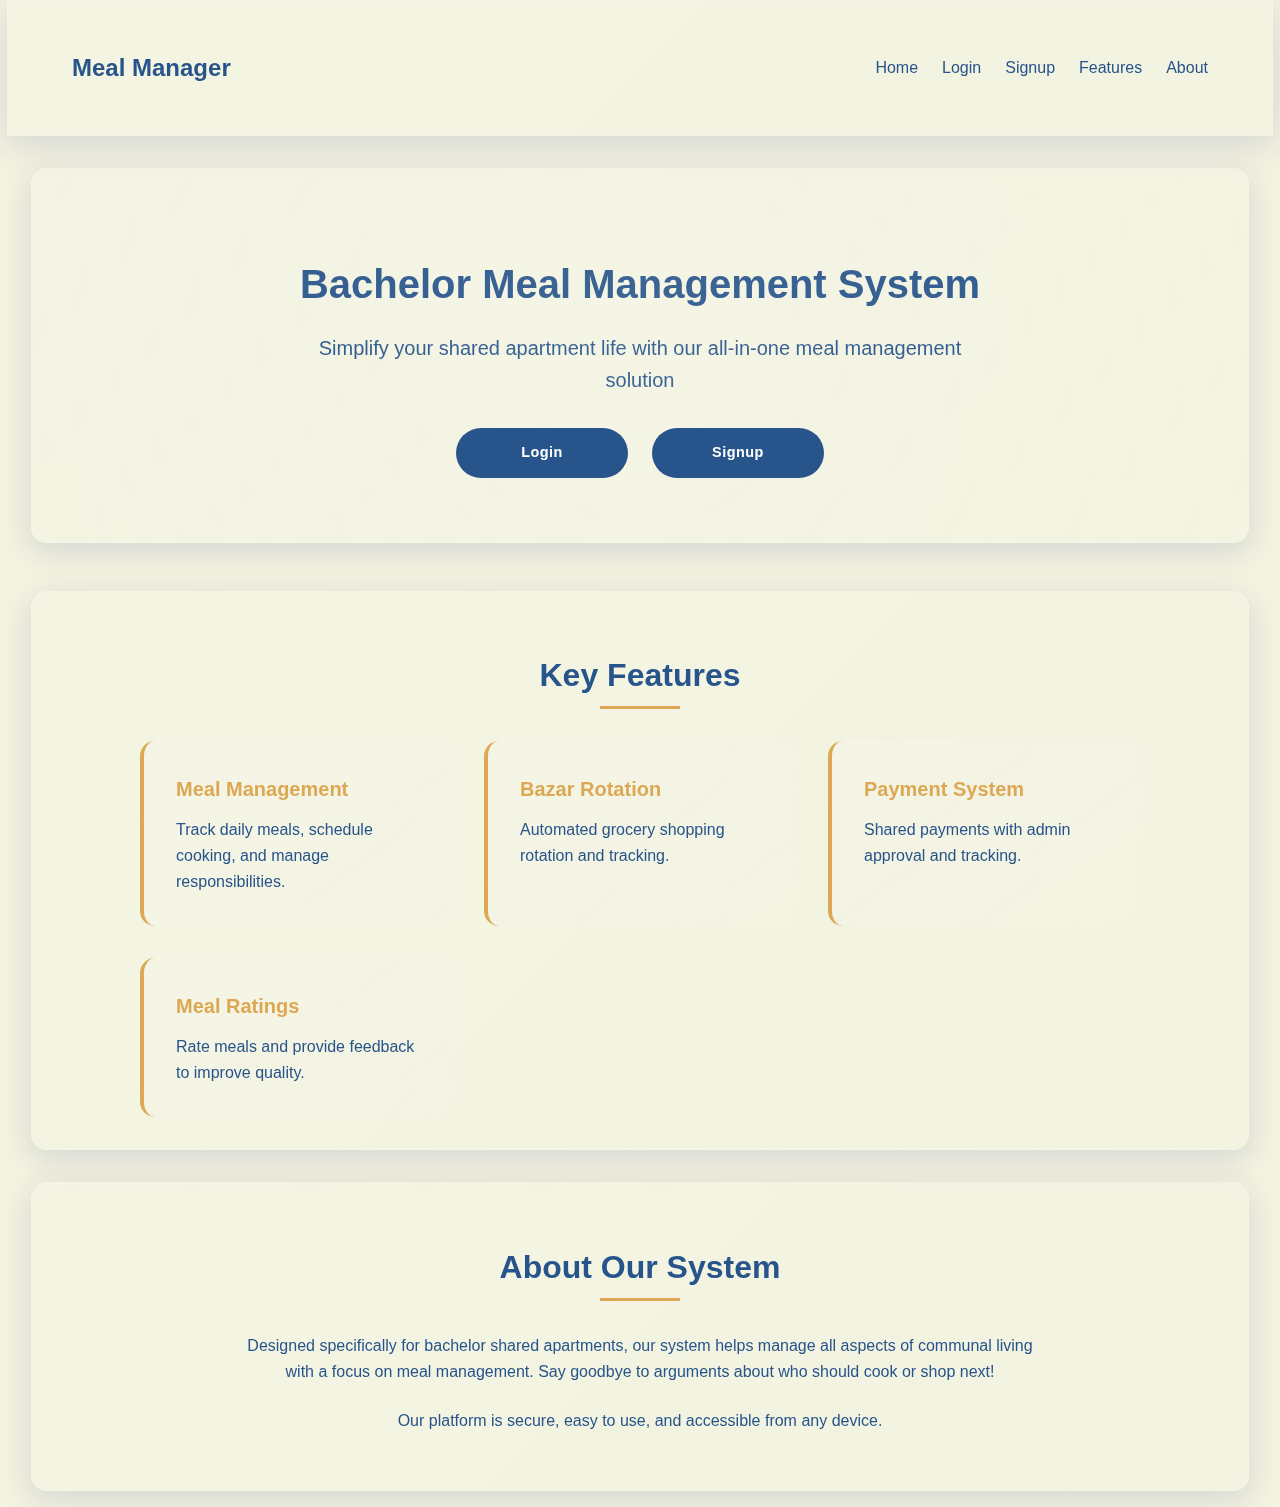
<file: index.html>
<!DOCTYPE html>
<html lang="en">
<head>
  <meta charset="UTF-8">
  <meta name="viewport" content="width=device-width, initial-scale=1.0">
  <title>Bachelor Meal Management System</title>
  <link rel="stylesheet" href="style.css">
  <style>
    /* Animation Effects */
    @keyframes fadeIn {
        from { opacity: 0; transform: translateY(20px); }
        to { opacity: 1; transform: translateY(0); }
    }

    @keyframes shimmer {
        100% { left: 100%; }
    }

    /* Enhanced Container Styling */
    .container {
        animation: fadeIn 0.5s ease-in-out;
    }

    /* Enhanced Glass Card Effect */
    .glass-card {
        background: linear-gradient(135deg, rgba(255, 255, 255, 0.1), rgba(255, 255, 255, 0.05));
        backdrop-filter: blur(10px);
        -webkit-backdrop-filter: blur(10px);
        border: 1px solid rgba(255, 255, 255, 0.18);
        box-shadow: 0 8px 32px 0 rgba(31, 38, 135, 0.15);
        transition: transform 0.3s ease, box-shadow 0.3s ease;
    }

    .glass-card:hover {
        transform: translateY(-5px);
        box-shadow: 0 12px 40px 0 rgba(31, 38, 135, 0.25);
    }

    /* Enhanced Button Styling */
    .button {
        padding: 0.7rem 1.5rem;
        border-radius: 25px;
        font-weight: 600;
        font-size: 0.9rem;
        cursor: pointer;
        transition: all 0.3s cubic-bezier(0.4, 0, 0.2, 1);
        border: 2px solid transparent;
        min-width: 120px;
        letter-spacing: 0.5px;
        position: relative;
        overflow: hidden;
        display: inline-flex;
        align-items: center;
        justify-content: center;
        gap: 0.5rem;
    }

    .button::before {
        content: '';
        position: absolute;
        top: 0;
        left: -100%;
        width: 100%;
        height: 100%;
        background: linear-gradient(
            90deg,
            transparent,
            rgba(255, 255, 255, 0.2),
            transparent
        );
        animation: shimmer 2s infinite;
    }

    /* Feature Items Enhancement */
    .feature-item {
        background: linear-gradient(145deg, rgba(255, 255, 255, 0.1), rgba(255, 255, 255, 0.05));
        border-radius: 15px;
        padding: 2rem;
        transition: all 0.3s ease;
    }

    .feature-item:hover {
        transform: translateY(-10px) scale(1.02);
        box-shadow: 0 20px 40px rgba(31, 38, 135, 0.15);
    }

    /* Hero Section Enhancement */
    .hero-section {
        position: relative;
        overflow: hidden;
    }

    .hero-section::before {
        content: '';
        position: absolute;
        top: -50%;
        left: -50%;
        width: 200%;
        height: 200%;
        background: radial-gradient(
            circle,
            rgba(255, 255, 255, 0.1) 0%,
            transparent 70%
        );
        animation: rotate 20s linear infinite;
    }

    @keyframes rotate {
        from { transform: rotate(0deg); }
        to { transform: rotate(360deg); }
    }
  </style>
</head>
<body>
  <!-- Navigation Bar -->
  <nav class="glass-card">
    <div class="nav-container">
      <a href="index.html" class="nav-logo">Meal Manager</a>
      <div class="nav-links">
        <a href="index.html">Home</a>
        <a href="login.html">Login</a>
        <a href="signup.html">Signup</a>
        <!-- <a href="user-dashboard.html">User Dashboard</a>
        <a href="admin-dashboard.html">Admin Dashboard</a> -->
        <a href="#features">Features</a>
        <a href="#about">About</a>
      </div>
    </div>
  </nav>

<!-- Hero Section -->
<section class="glass-card hero-section">
  <div class="hero-content">
    <h1>Bachelor Meal Management System</h1>
    <p class="hero-subtitle">Simplify your shared apartment life with our all-in-one meal management solution</p>
    <div class="hero-buttons">
      <a href="login.html" class="button">Login</a>
      <a href="signup.html" class="button">Signup</a>
    </div>
  </div>
</section>

<!-- Features Section -->
<section class="glass-card" id="features">
  <h2 class="section-heading">Key Features</h2>
  <div class="features-list">
    <div class="feature-item">
      <h3>Meal Management</h3>
      <p>Track daily meals, schedule cooking, and manage responsibilities.</p>
    </div>
    <div class="feature-item">
      <h3>Bazar Rotation</h3>
      <p>Automated grocery shopping rotation and tracking.</p>
    </div>
    <div class="feature-item">
      <h3>Payment System</h3>
      <p>Shared payments with admin approval and tracking.</p>
    </div>
    <div class="feature-item">
      <h3>Meal Ratings</h3>
      <p>Rate meals and provide feedback to improve quality.</p>
    </div>
  </div>
</section>

<!-- About Section -->
<section class="glass-card" id="about">
  <h2 class="section-heading">About Our System</h2>
  <div class="about-content">
    <p>Designed specifically for bachelor shared apartments, our system helps manage all aspects of communal living with a focus on meal management. Say goodbye to arguments about who should cook or shop next!</p>
    <p>Our platform is secure, easy to use, and accessible from any device.</p>
  </div>
</section>
</body>
</html>
</file>
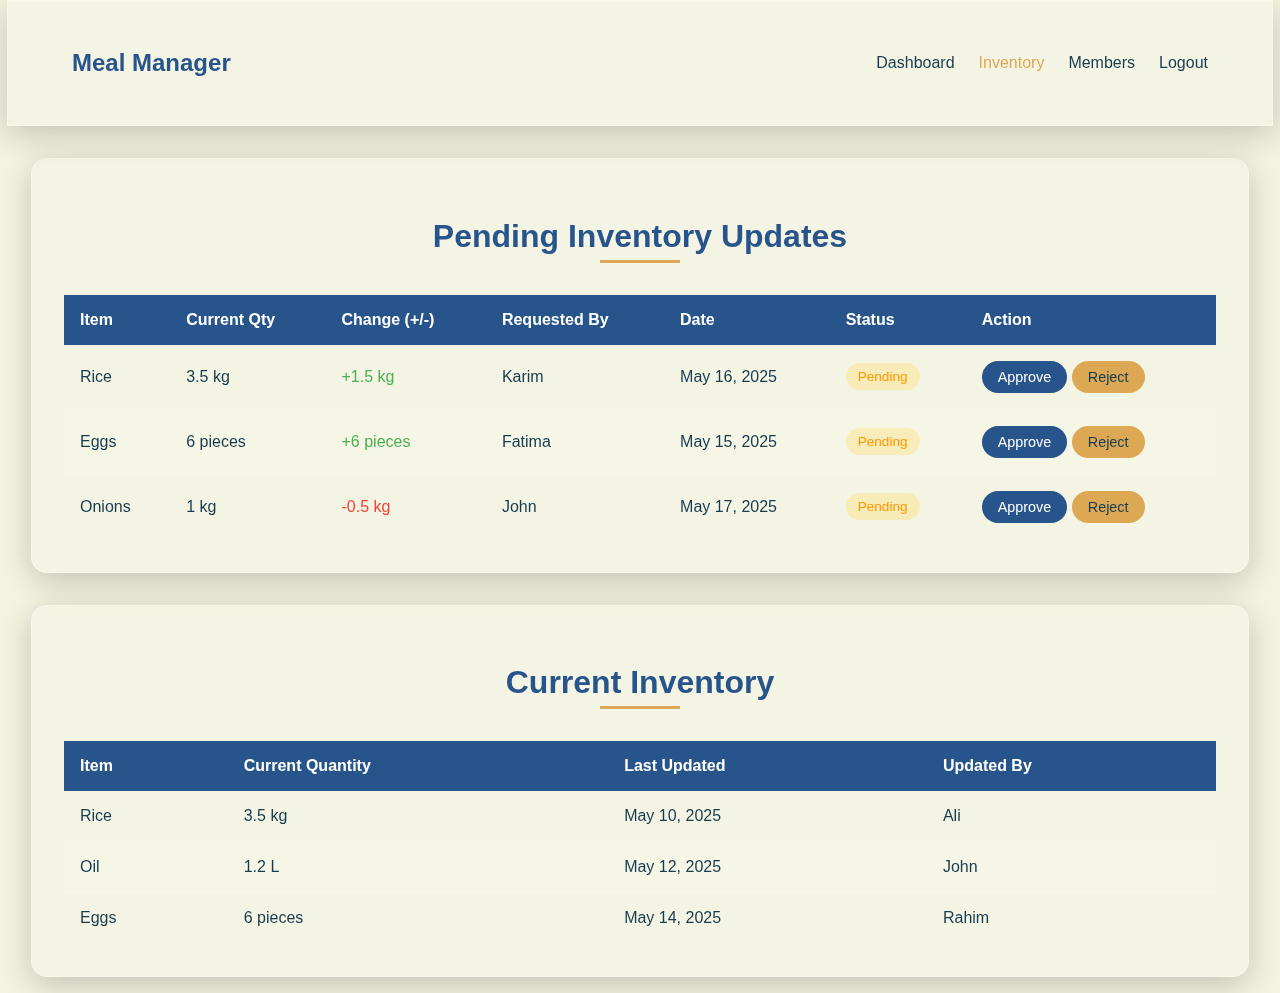
<file: admin-inventory.html>
<!DOCTYPE html>
<html lang="en">
<head>
  <meta charset="UTF-8">
  <meta name="viewport" content="width=device-width, initial-scale=1.0">
  <title>Admin Bazar | Bachelor Meal System</title>
  <style>
    :root {
      --light-bg: #F3F3E0;
      --primary: #27548A;
      --dark-primary: #183B4E;
      --accent: #DDA853;
      --glass-bg: rgba(255, 255, 255, 0.15);
      --glass-border: rgba(255, 255, 255, 0.2);
    }

    body {
      font-family: 'Segoe UI', Tahoma, Geneva, Verdana, sans-serif;
      margin: 0;
      background-color: var(--light-bg);
      color: var(--dark-primary);
      display: flex;
      flex-direction: column;
      align-items: center;
      min-height: 100vh;
    }

    /* Navigation Bar */
    nav.glass-card {
      width: 100%;
      border-radius: 0;
      margin-top: 0;
      position: sticky;
      top: 0;
      z-index: 100;
    }

    .nav-container {
      display: flex;
      justify-content: space-between;
      align-items: center;
      padding: 1rem 2rem;
      max-width: 1200px;
      margin: 0 auto;
    }

    .nav-logo {
      font-weight: bold;
      font-size: 1.5rem;
      text-decoration: none;
      color: var(--primary);
    }

    .nav-links {
      display: flex;
      gap: 1.5rem;
    }

    .nav-links a {
      text-decoration: none;
      color: var(--dark-primary);
      font-weight: 500;
      transition: color 0.3s;
    }

    .nav-links a:hover, .nav-links a.active {
      color: var(--accent);
      text-decoration: none;
    }

    /* Glass Card */
    .glass-card {
      background: var(--glass-bg);
      border: 1px solid var(--glass-border);
      border-radius: 1rem;
      padding: 2rem;
      backdrop-filter: blur(10px);
      box-shadow: 0 8px 32px 0 rgba(0, 0, 0, 0.2);
      width: 90%;
      max-width: 1200px;
      margin: 1rem auto;
    }

    /* Section Headings */
    .section-heading {
      text-align: center;
      margin-bottom: 2rem;
      color: var(--primary);
      font-size: 2rem;
      position: relative;
      padding-bottom: 0.5rem;
    }

    .section-heading::after {
      content: '';
      position: absolute;
      bottom: 0;
      left: 50%;
      transform: translateX(-50%);
      width: 80px;
      height: 3px;
      background: var(--accent);
    }

    /* Tables */
    .inventory-table {
      width: 100%;
      border-collapse: collapse;
      margin-top: 1rem;
    }

    .inventory-table th {
      background: var(--primary);
      color: white;
      text-align: left;
      padding: 1rem;
    }

    .inventory-table td {
      padding: 1rem;
      border-bottom: 1px solid rgba(255, 255, 255, 0.1);
    }

    .inventory-table tr:nth-child(even) {
      background: rgba(255, 255, 255, 0.1);
    }

    .inventory-table tr:hover {
      background: rgba(255, 255, 255, 0.2);
    }

    /* Buttons */
    .button {
      display: inline-block;
      padding: 0.75rem 1.5rem;
      border-radius: 25px;
      text-decoration: none;
      color: white;
      background-color: var(--primary);
      transition: all 0.3s ease;
      font-weight: 500;
      border: none;
      cursor: pointer;
    }

    .button:hover {
      background-color: var(--dark-primary);
      transform: translateY(-2px);
    }

    .btn-accent {
      background-color: var(--accent);
      color: var(--dark-primary);
    }

    .btn-accent:hover {
      background-color: #c49344;
    }

    .btn-sm {
      padding: 0.5rem 1rem;
      font-size: 0.9rem;
    }

    /* Status Badges */
    .badge {
      padding: 0.35rem 0.75rem;
      border-radius: 20px;
      font-size: 0.85rem;
      font-weight: 500;
      display: inline-block;
    }

    .badge-pending {
      background-color: rgba(255, 193, 7, 0.2);
      color: #ff9800;
    }

    .badge-approved {
      background-color: rgba(76, 175, 80, 0.2);
      color: #4caf50;
    }

    .badge-rejected {
      background-color: rgba(244, 67, 54, 0.2);
      color: #f44336;
    }

    /* Change Indicators */
    .change-positive {
      color: #4caf50;
    }

    .change-negative {
      color: #f44336;
    }

    /* Responsive Design */
    @media (max-width: 768px) {
      .nav-container {
        flex-direction: column;
        padding: 1rem;
      }

      .nav-links {
        margin-top: 1rem;
        flex-wrap: wrap;
        justify-content: center;
      }

      .section-heading {
        font-size: 1.75rem;
      }
    }

    @media (max-width: 480px) {
      .section-heading {
        font-size: 1.5rem;
      }
      
      .inventory-table {
        display: block;
        overflow-x: auto;
      }
    }
  </style>
</head>
<body>
  <!-- Navigation Bar -->
  <nav class="glass-card">
    <div class="nav-container">
      <a href="index.html" class="nav-logo">Meal Manager</a>
      <div class="nav-links">
        <a href="admin-dashboard.html">Dashboard</a>
        <!-- <a href="admin-payments.html">Payments</a> -->
        <a href="admin-inventory.html" class="active">Inventory</a>
        <a href="admin-members.html">Members</a>
        <a href="logout.html">Logout</a>
      </div>
    </div>
  </nav>

  <div class="glass-card">
    <h2 class="section-heading">Pending Inventory Updates</h2>
    
    <table class="inventory-table">
      <thead>
        <tr>
          <th>Item</th>
          <th>Current Qty</th>
          <th>Change (+/-)</th>
          <th>Requested By</th>
          <th>Date</th>
          <th>Status</th>
          <th>Action</th>
        </tr>
      </thead>
      <tbody>
        <tr>
          <td>Rice</td>
          <td>3.5 kg</td>
          <td class="change-positive">+1.5 kg</td>
          <td>Karim</td>
          <td>May 16, 2025</td>
          <td><span class="badge badge-pending">Pending</span></td>
          <td>
            <button class="button btn-sm">Approve</button>
            <button class="button btn-sm btn-accent">Reject</button>
          </td>
        </tr>
        <tr>
          <td>Eggs</td>
          <td>6 pieces</td>
          <td class="change-positive">+6 pieces</td>
          <td>Fatima</td>
          <td>May 15, 2025</td>
          <td><span class="badge badge-pending">Pending</span></td>
          <td>
            <button class="button btn-sm">Approve</button>
            <button class="button btn-sm btn-accent">Reject</button>
          </td>
        </tr>
        <tr>
          <td>Onions</td>
          <td>1 kg</td>
          <td class="change-negative">-0.5 kg</td>
          <td>John</td>
          <td>May 17, 2025</td>
          <td><span class="badge badge-pending">Pending</span></td>
          <td>
            <button class="button btn-sm">Approve</button>
            <button class="button btn-sm btn-accent">Reject</button>
          </td>
        </tr>
      </tbody>
    </table>
  </div>

  <div class="glass-card">
    <h2 class="section-heading">Current Inventory</h2>
    
    <table class="inventory-table">
      <thead>
        <tr>
          <th>Item</th>
          <th>Current Quantity</th>
          <th>Last Updated</th>
          <th>Updated By</th>
        </tr>
      </thead>
      <tbody>
        <tr>
          <td>Rice</td>
          <td>3.5 kg</td>
          <td>May 10, 2025</td>
          <td>Ali</td>
        </tr>
        <tr>
          <td>Oil</td>
          <td>1.2 L</td>
          <td>May 12, 2025</td>
          <td>John</td>
        </tr>
        <tr>
          <td>Eggs</td>
          <td>6 pieces</td>
          <td>May 14, 2025</td>
          <td>Rahim</td>
        </tr>
      </tbody>
    </table>
  </div>

  <script>
    // Approve/Reject Inventory Updates
    document.querySelectorAll('.button').forEach(btn => {
      if (btn.textContent === 'Approve' && !btn.disabled) {
        btn.addEventListener('click', function() {
          const row = this.closest('tr');
          const itemName = row.querySelector('td:first-child').textContent;
          const changeCell = row.querySelector('td:nth-child(3)');
          const changeText = changeCell.textContent;
          const statusCell = row.querySelector('td:nth-child(6)');
          
          statusCell.innerHTML = '<span class="badge badge-approved">Approved</span>';
          row.querySelectorAll('button').forEach(b => b.disabled = true);
          
          alert(`Inventory update approved for ${itemName} (${changeText})`);
        });
      }
      
      if (btn.textContent === 'Reject' && !btn.disabled) {
        btn.addEventListener('click', function() {
          const row = this.closest('tr');
          const itemName = row.querySelector('td:first-child').textContent;
          const changeText = row.querySelector('td:nth-child(3)').textContent;
          const statusCell = row.querySelector('td:nth-child(6)');
          
          if (confirm(`Reject inventory change for ${itemName} (${changeText})?`)) {
            statusCell.innerHTML = '<span class="badge badge-rejected">Rejected</span>';
            row.querySelectorAll('button').forEach(b => b.disabled = true);
            alert(`Inventory change for ${itemName} has been rejected`);
          }
        });
      }
    });
  </script>
</body>
</html>
</file>
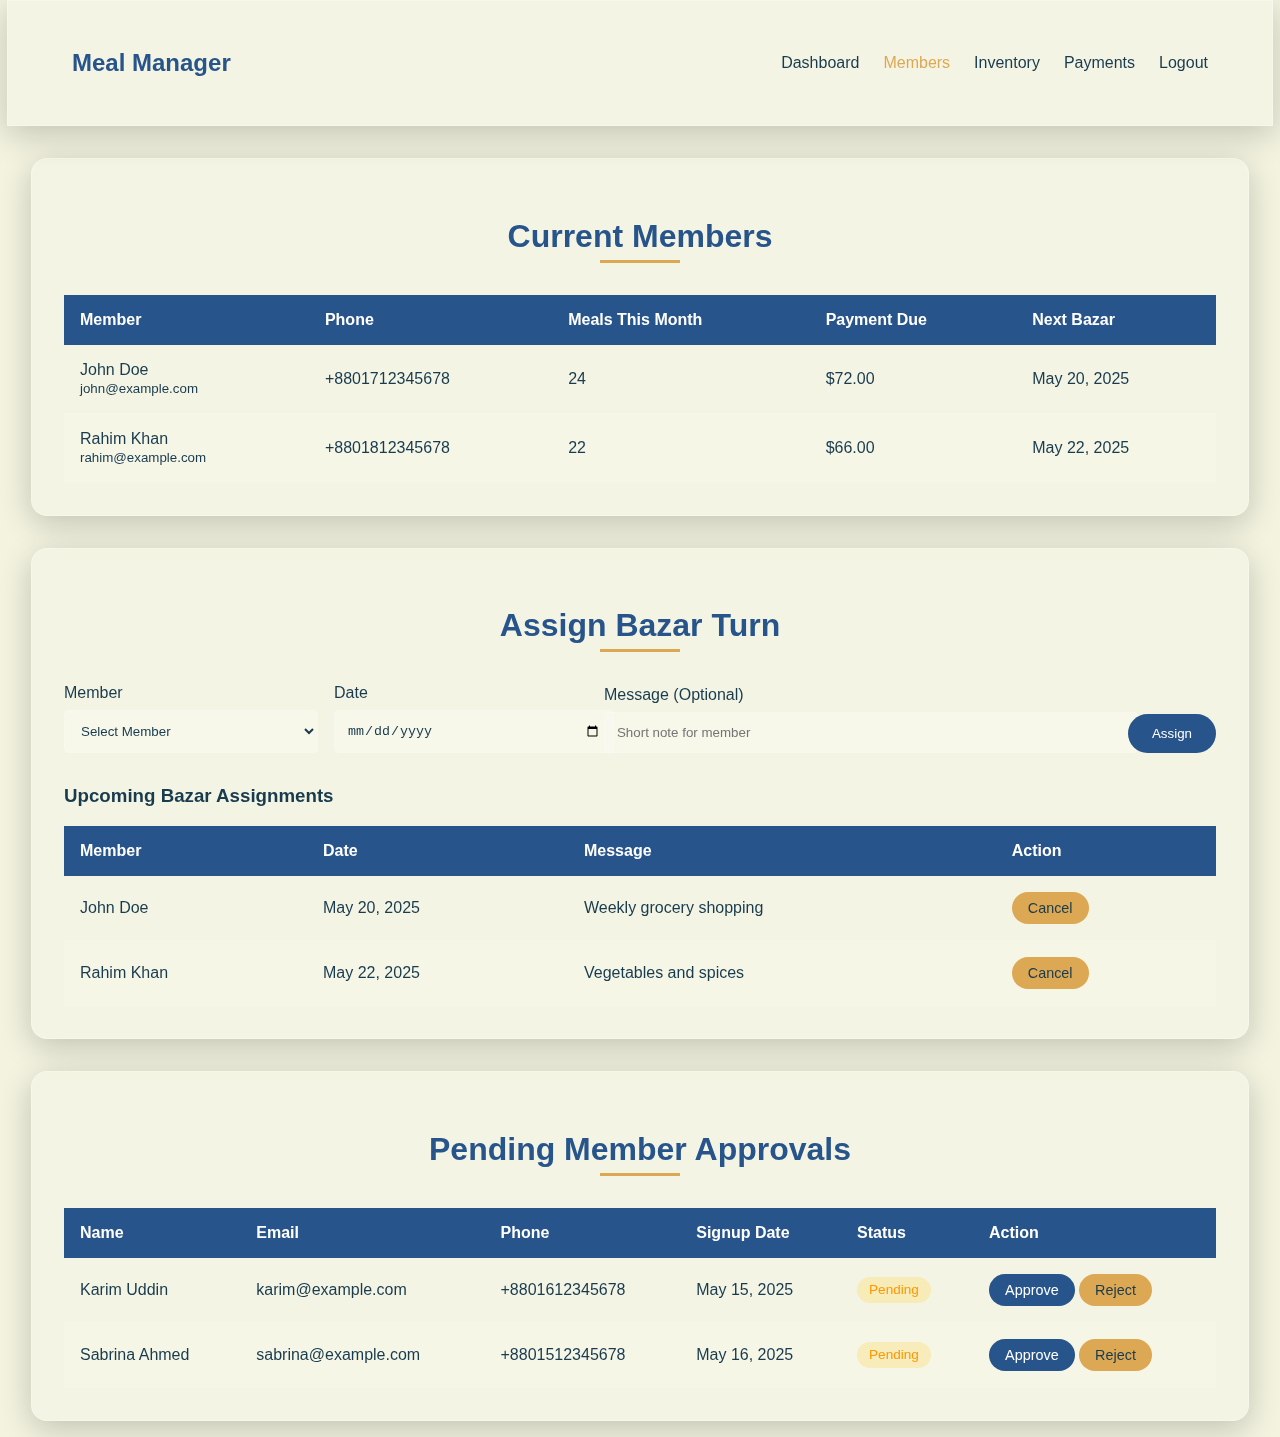
<file: admin-members.html>
<!DOCTYPE html>
<html lang="en">
<head>
  <meta charset="UTF-8">
  <meta name="viewport" content="width=device-width, initial-scale=1.0">
  <title>Manage Members | Meal Manager</title>
  <style>
    :root {
      --light-bg: #F3F3E0;
      --primary: #27548A;
      --dark-primary: #183B4E;
      --accent: #DDA853;
      --glass-bg: rgba(255, 255, 255, 0.15);
      --glass-border: rgba(255, 255, 255, 0.2);
    }

    body {
      font-family: 'Segoe UI', Tahoma, Geneva, Verdana, sans-serif;
      margin: 0;
      background-color: var(--light-bg);
      color: var(--dark-primary);
      display: flex;
      flex-direction: column;
      align-items: center;
      min-height: 100vh;
    }

    /* Navigation Bar */
    nav.glass-card {
      width: 100%;
      border-radius: 0;
      margin-top: 0;
      position: sticky;
      top: 0;
      z-index: 100;
    }

    .nav-container {
      display: flex;
      justify-content: space-between;
      align-items: center;
      padding: 1rem 2rem;
      max-width: 1200px;
      margin: 0 auto;
    }

    .nav-logo {
      font-weight: bold;
      font-size: 1.5rem;
      text-decoration: none;
      color: var(--primary);
    }

    .nav-links {
      display: flex;
      gap: 1.5rem;
    }

    .nav-links a {
      text-decoration: none;
      color: var(--dark-primary);
      font-weight: 500;
      transition: color 0.3s;
    }

    .nav-links a:hover, .nav-links a.active {
      color: var(--accent);
      text-decoration: none;
    }

    /* Glass Card */
    .glass-card {
      background: var(--glass-bg);
      border: 1px solid var(--glass-border);
      border-radius: 1rem;
      padding: 2rem;
      backdrop-filter: blur(10px);
      box-shadow: 0 8px 32px 0 rgba(0, 0, 0, 0.2);
      width: 90%;
      max-width: 1200px;
      margin: 1rem auto;
    }

    /* Section Headings */
    .section-heading {
      text-align: center;
      margin-bottom: 2rem;
      color: var(--primary);
      font-size: 2rem;
      position: relative;
      padding-bottom: 0.5rem;
    }

    .section-heading::after {
      content: '';
      position: absolute;
      bottom: 0;
      left: 50%;
      transform: translateX(-50%);
      width: 80px;
      height: 3px;
      background: var(--accent);
    }

    /* Members Table */
    .members-table {
      width: 100%;
      border-collapse: collapse;
      margin-top: 1rem;
    }

    .members-table th {
      background: var(--primary);
      color: white;
      text-align: left;
      padding: 1rem;
    }

    .members-table td {
      padding: 1rem;
      border-bottom: 1px solid rgba(255, 255, 255, 0.1);
    }

    .members-table tr:nth-child(even) {
      background: rgba(255, 255, 255, 0.1);
    }

    .members-table tr:hover {
      background: rgba(255, 255, 255, 0.2);
    }

    /* Buttons */
    .button {
      display: inline-block;
      padding: 0.75rem 1.5rem;
      border-radius: 25px;
      text-decoration: none;
      color: white;
      background-color: var(--primary);
      transition: all 0.3s ease;
      font-weight: 500;
      border: none;
      cursor: pointer;
    }

    .button:hover {
      background-color: var(--dark-primary);
      transform: translateY(-2px);
    }

    .btn-accent {
      background-color: var(--accent);
      color: var(--dark-primary);
    }

    .btn-accent:hover {
      background-color: #c49344;
    }

    .btn-sm {
      padding: 0.5rem 1rem;
      font-size: 0.9rem;
    }

    /* Status Badges */
    .badge {
      padding: 0.35rem 0.75rem;
      border-radius: 20px;
      font-size: 0.85rem;
      font-weight: 500;
      display: inline-block;
    }

    .badge-pending {
      background-color: rgba(255, 193, 7, 0.2);
      color: #ff9800;
    }

    .badge-approved {
      background-color: rgba(76, 175, 80, 0.2);
      color: #4caf50;
    }

    /* Forms */
    .bazar-assign-form {
      display: grid;
      grid-template-columns: 1fr 1fr 2fr auto;
      gap: 1rem;
      align-items: end;
      margin-bottom: 2rem;
    }

    .form-group {
      margin-bottom: 0;
    }

    .form-group label {
      display: block;
      margin-bottom: 0.5rem;
      font-weight: 500;
    }

    .form-control {
      width: 100%;
      padding: 0.75rem;
      border: 1px solid var(--glass-border);
      border-radius: 5px;
      background: rgba(255, 255, 255, 0.2);
      color: var(--dark-primary);
    }

    /* Responsive Design */
    @media (max-width: 768px) {
      .nav-container {
        flex-direction: column;
        padding: 1rem;
      }

      .nav-links {
        margin-top: 1rem;
        flex-wrap: wrap;
        justify-content: center;
      }

      .section-heading {
        font-size: 1.75rem;
      }
      
      .bazar-assign-form {
        grid-template-columns: 1fr;
      }
    }

    @media (max-width: 480px) {
      .section-heading {
        font-size: 1.5rem;
      }
      
      .members-table {
        display: block;
        overflow-x: auto;
      }
    }
  </style>
</head>
<body>
  <!-- Navigation Bar -->
  <nav class="glass-card">
    <div class="nav-container">
      <a href="index.html" class="nav-logo">Meal Manager</a>
      <div class="nav-links">
        <a href="admin-dashboard.html">Dashboard</a>
        <a href="admin-members.html" class="active">Members</a>
        <a href="admin-inventory.html">Inventory</a>
        <a href="admin-payments.php">Payments</a>
        <a href="login.html">Logout</a>
      </div>
    </div>
  </nav>

  <div class="glass-card">
    <h2 class="section-heading">Current Members</h2>
    
    <table class="members-table">
      <thead>
        <tr>
          <th>Member</th>
          <th>Phone</th>
          <th>Meals This Month</th>
          <th>Payment Due</th>
          <th>Next Bazar</th>
        </tr>
      </thead>
      <tbody>
        <!-- Member 1 -->
        <tr>
          <td>John Doe<br><small>john@example.com</small></td>
          <td>+8801712345678</td>
          <td>24</td>
          <td>$72.00</td>
          <td>May 20, 2025</td>
        </tr>
        
        <!-- Member 2 -->
        <tr>
          <td>Rahim Khan<br><small>rahim@example.com</small></td>
          <td>+8801812345678</td>
          <td>22</td>
          <td>$66.00</td>
          <td>May 22, 2025</td>
        </tr>
      </tbody>
    </table>
  </div>

  <div class="glass-card">
    <h2 class="section-heading">Assign Bazar Turn</h2>
    
    <div class="bazar-assign-form">
      <div class="form-group">
        <label for="bazar-member">Member</label>
        <select id="bazar-member" class="form-control">
          <option value="">Select Member</option>
          <option value="john">John Doe</option>
          <option value="rahim">Rahim Khan</option>
          <option value="fatima">Fatima Akter</option>
          <option value="karim">Karim Uddin</option>
        </select>
      </div>
      
      <div class="form-group">
        <label for="bazar-date">Date</label>
        <input type="date" id="bazar-date" class="form-control">
      </div>
      
      <div class="form-group">
        <label for="bazar-message">Message (Optional)</label>
        <input type="text" id="bazar-message" class="form-control" placeholder="Short note for member">
      </div>
      
      <div class="form-group">
        <button class="button">Assign</button>
      </div>
    </div>
    
    <h3>Upcoming Bazar Assignments</h3>
    <table class="members-table">
      <thead>
        <tr>
          <th>Member</th>
          <th>Date</th>
          <th>Message</th>
          <th>Action</th>
        </tr>
      </thead>
      <tbody>
        <tr>
          <td>John Doe</td>
          <td>May 20, 2025</td>
          <td>Weekly grocery shopping</td>
          <td><button class="button btn-sm btn-accent">Cancel</button></td>
        </tr>
        <tr>
          <td>Rahim Khan</td>
          <td>May 22, 2025</td>
          <td>Vegetables and spices</td>
          <td><button class="button btn-sm btn-accent">Cancel</button></td>
        </tr>
      </tbody>
    </table>
  </div>

  <div class="glass-card">
    <h2 class="section-heading">Pending Member Approvals</h2>
    
    <table class="members-table">
      <thead>
        <tr>
          <th>Name</th>
          <th>Email</th>
          <th>Phone</th>
          <th>Signup Date</th>
          <th>Status</th>
          <th>Action</th>
        </tr>
      </thead>
      <tbody>
        <tr>
          <td>Karim Uddin</td>
          <td>karim@example.com</td>
          <td>+8801612345678</td>
          <td>May 15, 2025</td>
          <td><span class="badge badge-pending">Pending</span></td>
          <td>
            <button class="button btn-sm">Approve</button>
            <button class="button btn-sm btn-accent">Reject</button>
          </td>
        </tr>
        <tr>
          <td>Sabrina Ahmed</td>
          <td>sabrina@example.com</td>
          <td>+8801512345678</td>
          <td>May 16, 2025</td>
          <td><span class="badge badge-pending">Pending</span></td>
          <td>
            <button class="button btn-sm">Approve</button>
            <button class="button btn-sm btn-accent">Reject</button>
          </td>
        </tr>
      </tbody>
    </table>
  </div>

  <script>
    // Approve/Reject Member buttons
    document.querySelectorAll('.button').forEach(btn => {
      if (btn.textContent === 'Approve') {
        btn.addEventListener('click', function() {
          const row = this.closest('tr');
          const memberName = row.querySelector('td:first-child').textContent;
          const statusCell = row.querySelector('td:nth-child(5)');
          
          statusCell.innerHTML = '<span class="badge badge-approved">Approved</span>';
          row.querySelectorAll('button').forEach(b => b.disabled = true);
          
          alert(`${memberName} has been approved as a new member!`);
        });
      }
      
      if (btn.textContent === 'Reject') {
        btn.addEventListener('click', function() {
          const row = this.closest('tr');
          const memberName = row.querySelector('td:first-child').textContent;
          
          if (confirm(`Are you sure you want to reject ${memberName}'s membership request?`)) {
            row.remove();
            alert(`${memberName}'s request has been rejected`);
          }
        });
      }
    });

    // Assign Bazar Turn
    document.querySelector('.bazar-assign-form .button').addEventListener('click', function() {
      const memberSelect = document.getElementById('bazar-member');
      const dateInput = document.getElementById('bazar-date');
      const messageInput = document.getElementById('bazar-message');
      
      if (!memberSelect.value) {
        alert('Please select a member');
        return;
      }
      
      if (!dateInput.value) {
        alert('Please select a date');
        return;
      }
      
      const memberName = memberSelect.options[memberSelect.selectedIndex].text;
      const formattedDate = new Date(dateInput.value).toLocaleDateString();
      const message = messageInput.value || 'No message';
      
      alert(`Bazar assigned to ${memberName} on ${formattedDate}\nMessage: ${message}`);
      
      // In real app, would add to upcoming assignments table
      memberSelect.value = '';
      dateInput.value = '';
      messageInput.value = '';
    });

    // Cancel Bazar Assignment
    document.querySelectorAll('.btn-accent').forEach(btn => {
      if (btn.textContent === 'Cancel') {
        btn.addEventListener('click', function() {
          const row = this.closest('tr');
          const memberName = row.querySelector('td:first-child').textContent;
          
          if (confirm(`Cancel bazar assignment for ${memberName}?`)) {
            row.remove();
          }
        });
      }
    });
  </script>
</body>
</html>
</file>
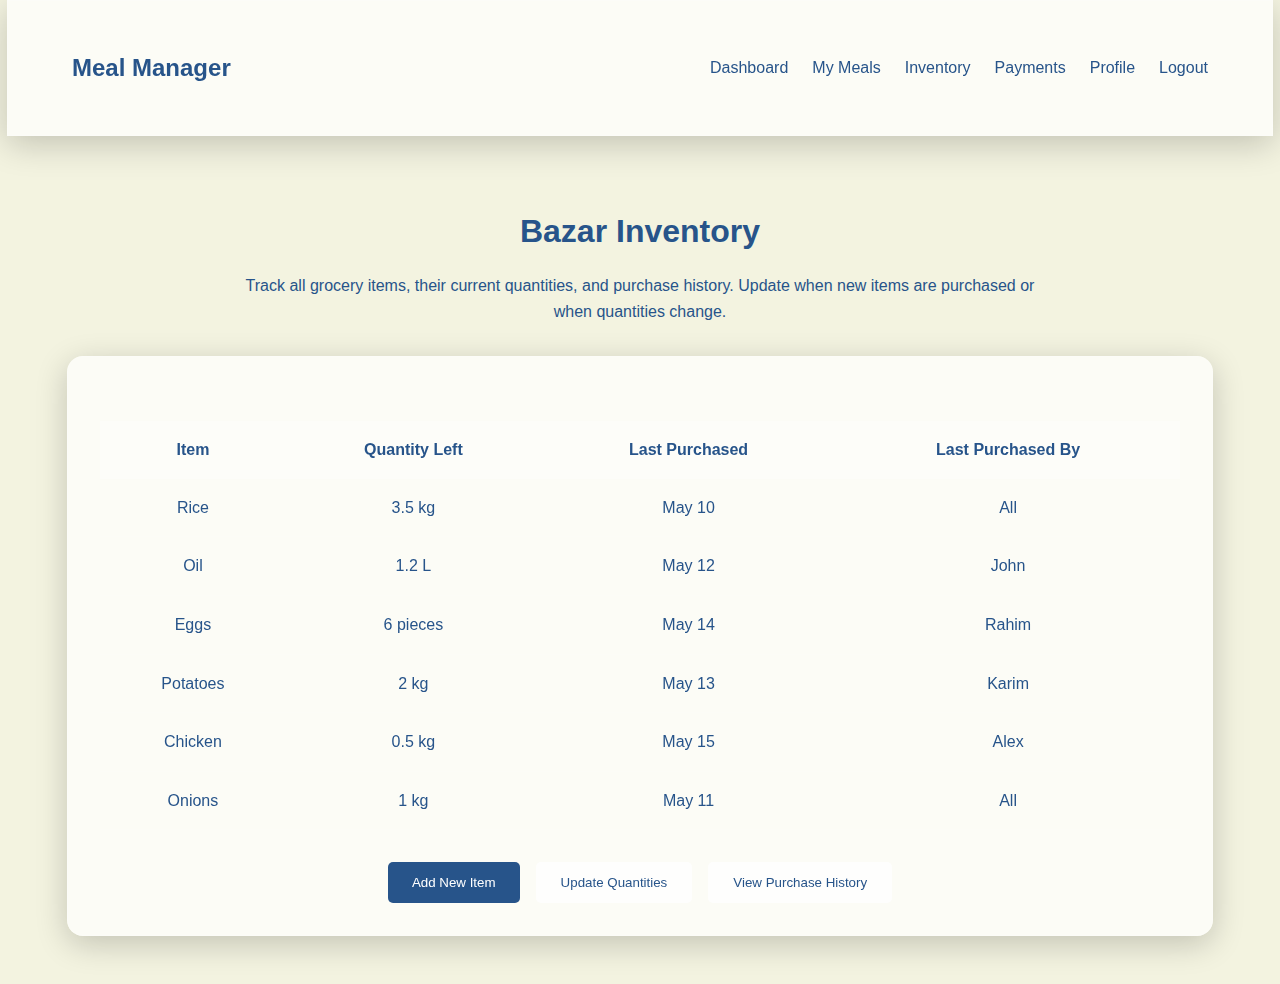
<file: inventory.html>
<!DOCTYPE html>
<html lang="en">
<head>
  <meta charset="UTF-8">
  <meta name="viewport" content="width=device-width, initial-scale=1.0">
  <title>Inventory | Bachelor Meal System</title>
  <link rel="stylesheet" href="style.css">
  <style>
    /* Bazar Page Specific Styles */
    .bazar-container {
      width: 100%;
      max-width: 1200px;
      margin: 2rem auto;
      padding: 0 1rem;
    }

    .bazar-header {
      text-align: center;
      margin-bottom: 2rem;
    }

    .bazar-header h1 {
      color: var(--primary);
      margin-bottom: 1rem;
    }

    .bazar-header p {
      color: var(--dark-primary);
      max-width: 800px;
      margin: 0 auto;
    }

    /* Inventory Table */
    .inventory-table {
      width: 100%;
      border-collapse: collapse;
      margin-top: 2rem;
    }

    .inventory-table th {
      background: rgba(255, 255, 255, 0.3);
      text-align: center;
      padding: 1rem;
      position: sticky;
      top: 0;
    }

    .inventory-table td {
      padding: 1rem;
      border-bottom: 1px solid rgba(255, 255, 255, 0.1);
      text-align: center;
    }

    .inventory-table tr:hover {
      background: rgba(255, 255, 255, 0.1);
    }

    /* Action Buttons */
    .action-btns {
      display: flex;
      justify-content: center;
      gap: 1rem;
      margin-top: 2rem;
    }

    .btn {
      padding: 0.75rem 1.5rem;
      border-radius: 5px;
      border: none;
      cursor: pointer;
      font-weight: 500;
      transition: all 0.3s;
    }

    .btn-primary {
      background: var(--primary);
      color: white;
    }

    .btn-primary:hover {
      background: var(--dark-primary);
    }

    .btn-secondary {
      background: var(--glass-bg);
      color: var(--dark-primary);
      border: 1px solid var(--glass-border);
    }

    .btn-secondary:hover {
      background: rgba(255, 255, 255, 0.2);
    }

    /* Responsive Design */
    @media (max-width: 768px) {
      .inventory-table {
        display: block;
        overflow-x: auto;
      }
      
      .action-btns {
        flex-direction: column;
      }
      
      .btn {
        width: 100%;
      }
    }
  </style>
</head>
<body>
  <!-- Navigation Bar -->
  <nav class="glass-card">
    <div class="nav-container">
      <a href="index.html" class="nav-logo">Meal Manager</a>
      <div class="nav-links">
        <a href="user-dashboard.html">Dashboard</a>
        <a href="meals.html">My Meals</a>
        <a href="inventory.html" class="active">Inventory</a>
        <a href="payments.html">Payments</a>
        <a href="profile.html">Profile</a>
        <a href="logout.html">Logout</a>
      </div>
    </div>
  </nav>

  <main class="bazar-container">
    <header class="bazar-header">
      <h1>Bazar Inventory</h1>
      <p>Track all grocery items, their current quantities, and purchase history. Update when new items are purchased or when quantities change.</p>
    </header>

    <section class="glass-card">
      <table class="inventory-table">
        <thead>
          <tr>
            <th>Item</th>
            <th>Quantity Left</th>
            <th>Last Purchased</th>
            <th>Last Purchased By</th>
          </tr>
        </thead>
        <tbody>
          <tr>
            <td>Rice</td>
            <td>3.5 kg</td>
            <td>May 10</td>
            <td>All</td>
          </tr>
          <tr>
            <td>Oil</td>
            <td>1.2 L</td>
            <td>May 12</td>
            <td>John</td>
          </tr>
          <tr>
            <td>Eggs</td>
            <td>6 pieces</td>
            <td>May 14</td>
            <td>Rahim</td>
          </tr>
          <tr>
            <td>Potatoes</td>
            <td>2 kg</td>
            <td>May 13</td>
            <td>Karim</td>
          </tr>
          <tr>
            <td>Chicken</td>
            <td>0.5 kg</td>
            <td>May 15</td>
            <td>Alex</td>
          </tr>
          <tr>
            <td>Onions</td>
            <td>1 kg</td>
            <td>May 11</td>
            <td>All</td>
          </tr>
        </tbody>
      </table>

      <div class="action-btns">
        <button class="btn btn-primary">Add New Item</button>
        <button class="btn btn-secondary">Update Quantities</button>
        <button class="btn btn-secondary">View Purchase History</button>
      </div>
    </section>
  </main>
</body>
</html>
</file>
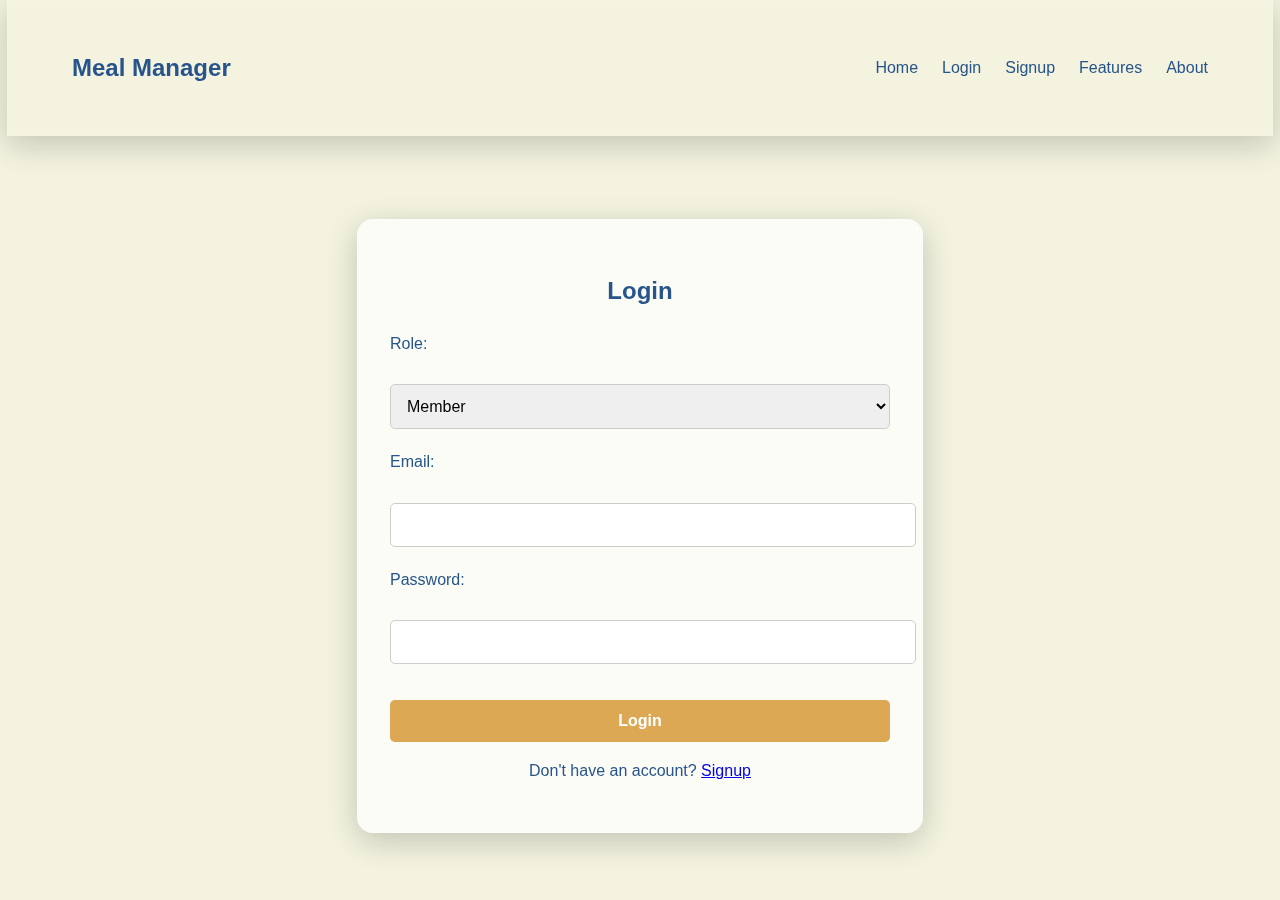
<file: login.html>
<!DOCTYPE html>
<html lang="en">
<head>
  <meta charset="UTF-8">
  <title>Login - Bachelor Meal System</title>
  <link rel="stylesheet" href="style.css">
</head>
<body>
  <!-- Navigation Bar -->
  <nav class="glass-card" style="background-color: var(--navbar-color);">
    <div class="nav-container">
      <a href="index.html" class="nav-logo">Meal Manager</a>
      <div class="nav-links">
        <a href="index.html">Home</a>
        <a href="login.html">Login</a>
        <a href="signup.html">Signup</a>
        <a href="index.html#features">Features</a>  <!-- Updated link -->
        <a href="index.html#about">About</a>      <!-- Updated link -->
      </div>
    </div>
  </nav>

  <main class="center-container">
    <section class="glass-card centered-form">
      <h2>Login</h2>
      <form action="process_login.php" method="post">
        <label for="role">Role:</label>
        <select name="role" id="role">
          <option value="member">Member</option>
          <option value="admin">Admin</option>
        </select>

        <label for="email">Email:</label>
        <input type="email" name="email" id="email" required>

        <label for="password">Password:</label>
        <input type="password" name="password" id="password" required>

        <button type="submit">Login</button>
      </form>
      <p>Don't have an account? <a href="signup.html">Signup</a></p>
    </section>
  </main>
</body>
</html>
</file>
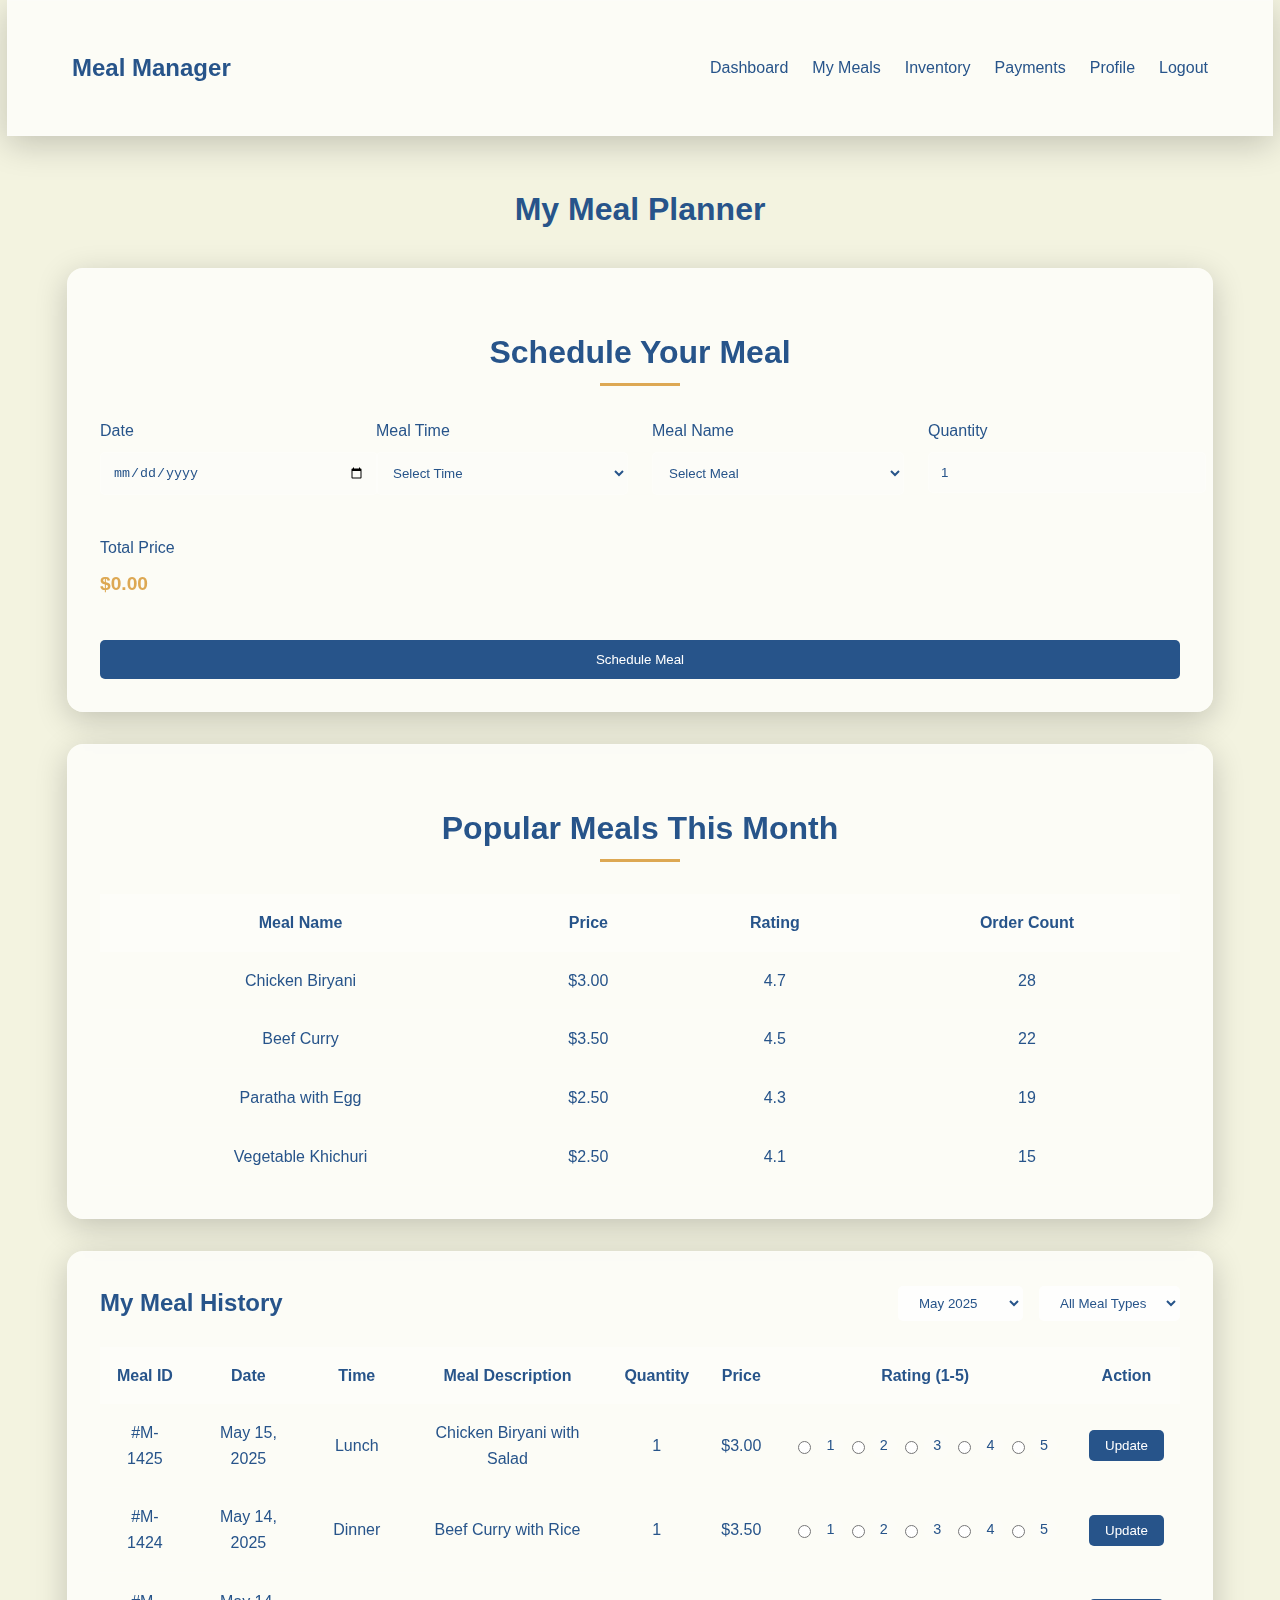
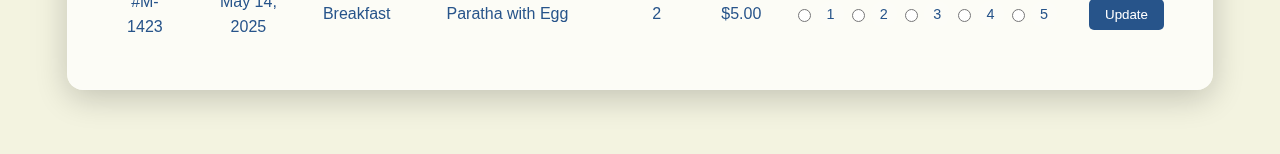
<file: meals.html>
<!DOCTYPE html>
<html lang="en">
<head>
  <meta charset="UTF-8">
  <meta name="viewport" content="width=device-width, initial-scale=1.0">
  <title>My Meals | Bachelor Meal System</title>
  <link rel="stylesheet" href="style.css">
  <style>
    /* Meals Page Specific Styles */
    .meals-container {
      width: 100%;
      max-width: 1200px;
      margin: 2rem auto;
      padding: 0 1rem;
    }

    .meals-header {
      display: flex;
      justify-content: space-between;
      align-items: center;
      margin-bottom: 2rem;
      flex-wrap: wrap;
      gap: 1rem;
    }

    .meals-header h1 {
      color: var(--primary);
      margin: 0;
      text-align: center;
      width: 100%;
    }

    /* Meal Scheduler Section */
    .meal-scheduler {
      background: var(--glass-bg);
      border: 1px solid var(--glass-border);
      border-radius: 1rem;
      padding: 2rem;
      backdrop-filter: blur(10px);
      box-shadow: 0 8px 32px 0 rgba(0, 0, 0, 0.2);
      margin-bottom: 2rem;
    }

    .scheduler-form {
      display: grid;
      grid-template-columns: repeat(auto-fit, minmax(200px, 1fr));
      gap: 1.5rem;
    }

    .form-group {
      margin-bottom: 1rem;
    }

    .form-group label {
      display: block;
      margin-bottom: 0.5rem;
      font-weight: 500;
    }

    .form-control {
      width: 100%;
      padding: 0.75rem;
      border: 1px solid var(--glass-border);
      border-radius: 5px;
      background: rgba(255, 255, 255, 0.2);
      color: var(--dark-primary);
    }

    .price-display {
      font-size: 1.2rem;
      font-weight: bold;
      color: var(--accent);
      margin-top: 0.5rem;
    }

    .schedule-btn {
      grid-column: 1 / -1;
      padding: 0.75rem;
      background: var(--primary);
      color: white;
      border: none;
      border-radius: 5px;
      cursor: pointer;
      font-weight: 500;
      transition: background 0.3s;
    }

    .schedule-btn:hover {
      background: var(--dark-primary);
    }

    /* Meal History Section */
    .meal-history {
      background: var(--glass-bg);
      border: 1px solid var(--glass-border);
      border-radius: 1rem;
      padding: 2rem;
      backdrop-filter: blur(10px);
      box-shadow: 0 8px 32px 0 rgba(0, 0, 0, 0.2);
      margin-bottom: 2rem;
    }

    .meal-history-header {
      display: flex;
      justify-content: space-between;
      align-items: center;
      margin-bottom: 1.5rem;
      flex-wrap: wrap;
      gap: 1rem;
    }

    .meal-history-header h2 {
      color: var(--primary);
      margin: 0;
    }

    .filter-options {
      display: flex;
      gap: 1rem;
      justify-content: flex-end;
      flex-wrap: wrap;
    }

    .filter-options select {
      padding: 0.5rem 1rem;
      border-radius: 5px;
      border: 1px solid var(--glass-border);
      background: var(--glass-bg);
      color: var(--dark-primary);
    }

    /* Meals Table */
    .meals-table {
      width: 100%;
      border-collapse: collapse;
    }

    .meals-table th {
      background: rgba(255, 255, 255, 0.3);
      text-align: center;
      padding: 1rem;
      position: sticky;
      top: 0;
    }

    .meals-table td {
      padding: 1rem;
      border-bottom: 1px solid rgba(255, 255, 255, 0.1);
      vertical-align: middle;
      text-align: center;
    }

    .meals-table tr:hover {
      background: rgba(255, 255, 255, 0.1);
    }

    /* Rating System */
    .rating-options {
      display: flex;
      gap: 0.2rem;
      align-items: center;
      justify-content: center;
    }

    .rating-options label {
      display: flex;
      align-items: center;
      justify-content: center;
      width: 26px;
      height: 26px;
      background: rgba(255, 255, 255, 0.1);
      border-radius: 50%;
      cursor: pointer;
      transition: all 0.2s;
      font-size: 0.9rem;
    }

    .rating-options label:hover {
      background: var(--accent);
      color: white;
    }

    .rating-options input[type="radio"]:checked + label {
      background: var(--accent);
      color: white;
      font-weight: bold;
    }

    /* Update Button */
    .update-btn {
      padding: 0.5rem 1rem;
      background: var(--primary);
      color: white;
      border: none;
      border-radius: 5px;
      cursor: pointer;
      transition: background 0.3s;
    }

    .update-btn:hover {
      background: var(--dark-primary);
    }

    /* Responsive Design */
    @media (max-width: 768px) {
      .meals-table {
        display: block;
        overflow-x: auto;
      }
      
      .meal-history-header {
        flex-direction: column;
        align-items: flex-start;
      }
      
      .filter-options {
        width: 100%;
        justify-content: flex-start;
      }
      
      .rating-options {
        flex-wrap: wrap;
        gap: 0.1rem;
      }

      .rating-options label {
        width: 22px;
        height: 22px;
        font-size: 0.8rem;
      }

      .scheduler-form {
        grid-template-columns: 1fr;
      }
    }
  </style>
</head>
<body>
  <!-- Navigation Bar -->
  <nav class="glass-card">
    <div class="nav-container">
      <a href="index.html" class="nav-logo">Meal Manager</a>
      <div class="nav-links">
        <a href="user-dashboard.html">Dashboard</a>
        <a href="meals.html" class="active">My Meals</a>
        <a href="inventory.html">Inventory</a>
        <a href="payments.html">Payments</a>
        <a href="profile.html">Profile</a>
        <a href="logout.html">Logout</a>
      </div>
    </div>
  </nav>

  <main class="meals-container">
    <header class="meals-header">
      <h1>My Meal Planner</h1>
    </header>

    <!-- Meal Scheduler Section -->
    <section class="glass-card meal-scheduler">
      <h2 class="section-heading">Schedule Your Meal</h2>
      <form class="scheduler-form" id="mealSchedulerForm">
        <div class="form-group">
          <label for="meal-date">Date</label>
          <input type="date" id="meal-date" class="form-control" required>
        </div>
        
        <div class="form-group">
          <label for="meal-time">Meal Time</label>
          <select id="meal-time" class="form-control" required>
            <option value="">Select Time</option>
            <option value="breakfast">Breakfast</option>
            <option value="lunch">Lunch</option>
            <option value="dinner">Dinner</option>
          </select>
        </div>
        
        <div class="form-group">
          <label for="meal-name">Meal Name</label>
          <select id="meal-name" class="form-control" required>
            <option value="">Select Meal</option>
            <option value="chicken-biryani" data-price="3.00">Chicken Biryani ($3.00)</option>
            <option value="beef-curry" data-price="3.50">Beef Curry ($3.50)</option>
            <option value="fish-curry" data-price="3.00">Fish Curry ($3.00)</option>
            <option value="vegetable-khichuri" data-price="2.50">Vegetable Khichuri ($2.50)</option>
            <option value="paratha-egg" data-price="2.50">Paratha with Egg ($2.50)</option>
          </select>
        </div>
        
        <div class="form-group">
          <label for="meal-quantity">Quantity</label>
          <input type="number" id="meal-quantity" class="form-control" min="1" value="1" required>
        </div>
        
        <div class="form-group">
          <label>Total Price</label>
          <div class="price-display" id="total-price">$0.00</div>
        </div>
        
        <button type="submit" class="schedule-btn">Schedule Meal</button>
      </form>
    </section>

    <!-- Popular Meals This Month Section -->
    <section class="glass-card" style="margin-bottom:2rem;">
      <h2 class="section-heading">Popular Meals This Month</h2>
      <table class="meals-table">
        <thead>
          <tr>
            <th>Meal Name</th>
            <th>Price</th>
            <th>Rating</th>
            <th>Order Count</th>
          </tr>
        </thead>
        <tbody>
          <tr>
            <td>Chicken Biryani</td>
            <td>$3.00</td>
            <td>4.7</td>
            <td>28</td>
          </tr>
          <tr>
            <td>Beef Curry</td>
            <td>$3.50</td>
            <td>4.5</td>
            <td>22</td>
          </tr>
          <tr>
            <td>Paratha with Egg</td>
            <td>$2.50</td>
            <td>4.3</td>
            <td>19</td>
          </tr>
          <tr>
            <td>Vegetable Khichuri</td>
            <td>$2.50</td>
            <td>4.1</td>
            <td>15</td>
          </tr>
        </tbody>
      </table>
    </section>

    <!-- Meal History Section -->
    <section class="glass-card meal-history">
      <div class="meal-history-header">
        <h2>My Meal History</h2>
        <div class="filter-options">
          <select id="month-filter">
            <option value="all">All Months</option>
            <option value="may" selected>May 2025</option>
            <option value="april">April 2025</option>
            <option value="march">March 2025</option>
          </select>
          <select id="meal-type-filter">
            <option value="all">All Meal Types</option>
            <option value="breakfast">Breakfast</option>
            <option value="lunch">Lunch</option>
            <option value="dinner">Dinner</option>
          </select>
        </div>
      </div>
      
      <table class="meals-table">
        <thead>
          <tr>
            <th>Meal ID</th>
            <th>Date</th>
            <th>Time</th>
            <th>Meal Description</th>
            <th>Quantity</th>
            <th>Price</th>
            <th>Rating (1-5)</th>
            <th>Action</th>
          </tr>
        </thead>
        <tbody>
          <!-- Meal Entry 1 -->
          <tr>
            <td>#M-1425</td>
            <td>May 15, 2025</td>
            <td>Lunch</td>
            <td>Chicken Biryani with Salad</td>
            <td>1</td>
            <td>$3.00</td>
            <td>
              <div class="rating-options">
                <input type="radio" id="meal1425-rating1" name="meal1425-rating" value="1">
                <label for="meal1425-rating1">1</label>
                <input type="radio" id="meal1425-rating2" name="meal1425-rating" value="2">
                <label for="meal1425-rating2">2</label>
                <input type="radio" id="meal1425-rating3" name="meal1425-rating" value="3">
                <label for="meal1425-rating3">3</label>
                <input type="radio" id="meal1425-rating4" name="meal1425-rating" value="4">
                <label for="meal1425-rating4">4</label>
                <input type="radio" id="meal1425-rating5" name="meal1425-rating" value="5">
                <label for="meal1425-rating5">5</label>
              </div>
            </td>
            <td>
              <button class="update-btn">Update</button>
            </td>
          </tr>
          <!-- Meal Entry 2 -->
          <tr>
            <td>#M-1424</td>
            <td>May 14, 2025</td>
            <td>Dinner</td>
            <td>Beef Curry with Rice</td>
            <td>1</td>
            <td>$3.50</td>
            <td>
              <div class="rating-options">
                <input type="radio" id="meal1424-rating1" name="meal1424-rating" value="1">
                <label for="meal1424-rating1">1</label>
                <input type="radio" id="meal1424-rating2" name="meal1424-rating" value="2">
                <label for="meal1424-rating2">2</label>
                <input type="radio" id="meal1424-rating3" name="meal1424-rating" value="3">
                <label for="meal1424-rating3">3</label>
                <input type="radio" id="meal1424-rating4" name="meal1424-rating" value="4">
                <label for="meal1424-rating4">4</label>
                <input type="radio" id="meal1424-rating5" name="meal1424-rating" value="5">
                <label for="meal1424-rating5">5</label>
              </div>
            </td>
            <td>
              <button class="update-btn">Update</button>
            </td>
          </tr>
          <!-- Meal Entry 3 -->
          <tr>
            <td>#M-1423</td>
            <td>May 14, 2025</td>
            <td>Breakfast</td>
            <td>Paratha with Egg</td>
            <td>2</td>
            <td>$5.00</td>
            <td>
              <div class="rating-options">
                <input type="radio" id="meal1423-rating1" name="meal1423-rating" value="1">
                <label for="meal1423-rating1">1</label>
                <input type="radio" id="meal1423-rating2" name="meal1423-rating" value="2">
                <label for="meal1423-rating2">2</label>
                <input type="radio" id="meal1423-rating3" name="meal1423-rating" value="3">
                <label for="meal1423-rating3">3</label>
                <input type="radio" id="meal1423-rating4" name="meal1423-rating" value="4">
                <label for="meal1423-rating4">4</label>
                <input type="radio" id="meal1423-rating5" name="meal1423-rating" value="5">
                <label for="meal1423-rating5">5</label>
              </div>
            </td>
            <td>
              <button class="update-btn">Update</button>
            </td>
          </tr>
        </tbody>
      </table>
    </section>
  </main>

  <script>
    // Price calculation script
    document.getElementById('meal-name').addEventListener('change', updatePrice);
    document.getElementById('meal-quantity').addEventListener('input', updatePrice);

    function updatePrice() {
      const mealSelect = document.getElementById('meal-name');
      const quantity = document.getElementById('meal-quantity').value;
      const priceDisplay = document.getElementById('total-price');
      
      if (mealSelect.selectedIndex > 0) {
        const price = parseFloat(mealSelect.options[mealSelect.selectedIndex].dataset.price);
        const totalPrice = (price * quantity).toFixed(2);
        priceDisplay.textContent = `$${totalPrice}`;
      } else {
        priceDisplay.textContent = '$0.00';
      }
    }
  </script>
</body>
</html>
</file>
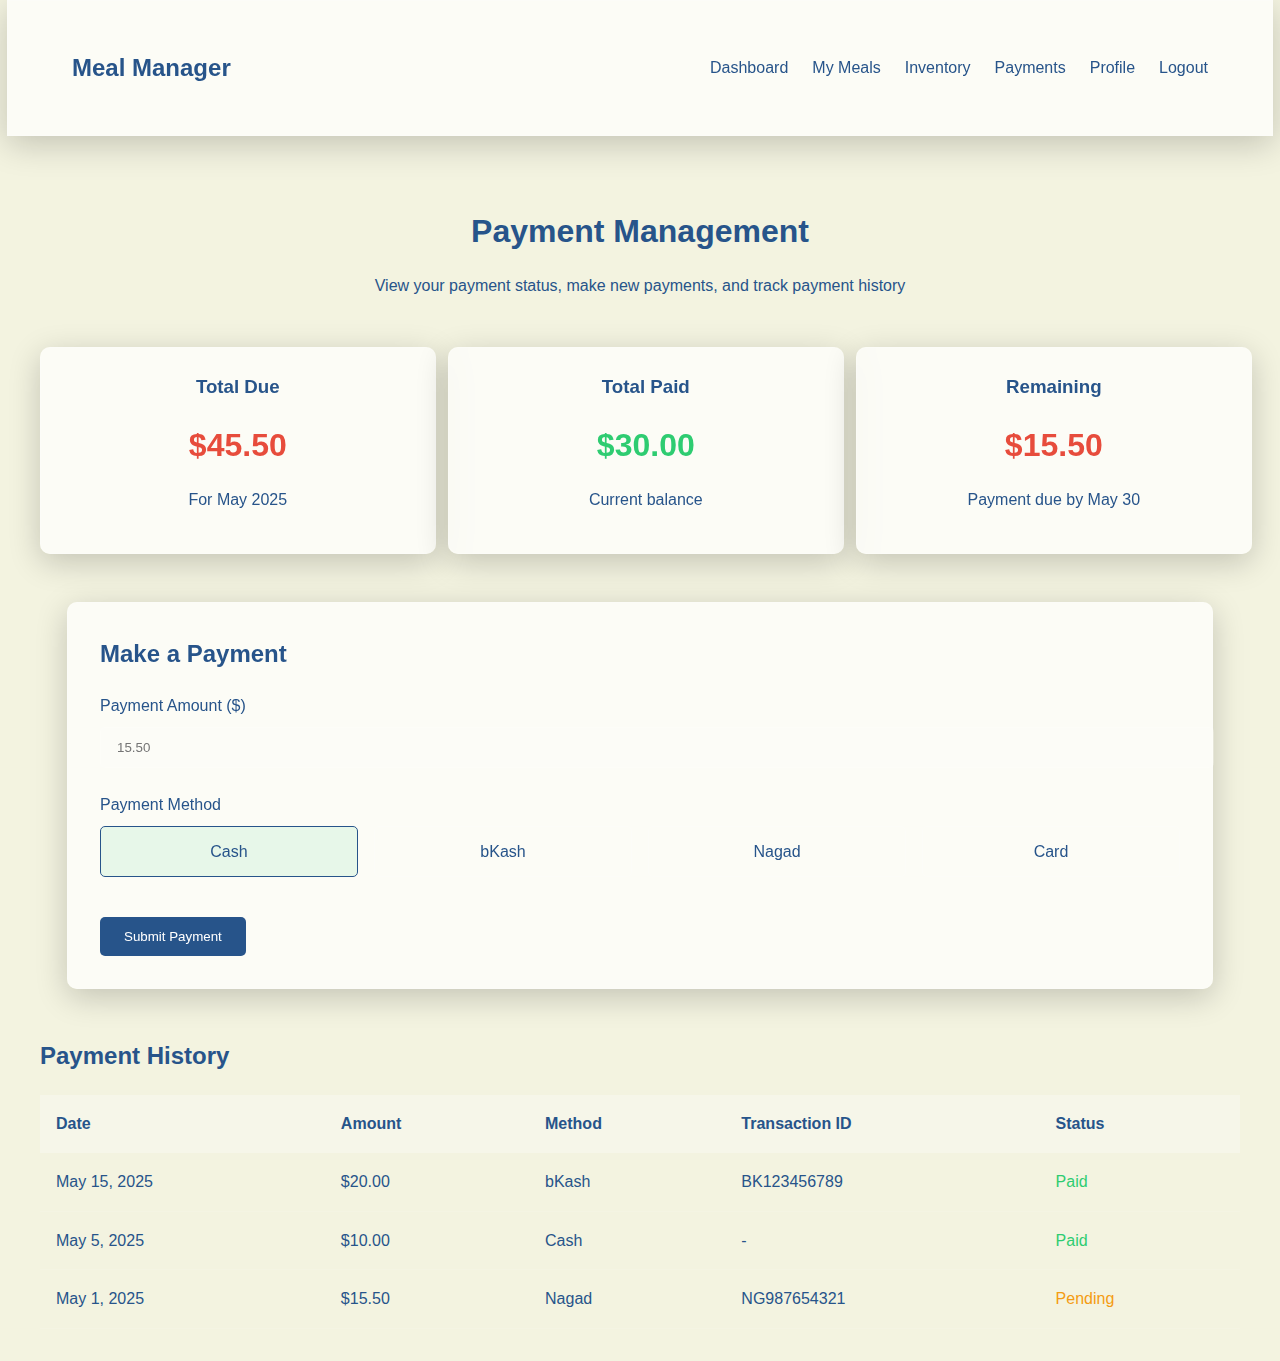
<file: payments.html>
<!DOCTYPE html>
<html lang="en">
<head>
  <meta charset="UTF-8">
  <meta name="viewport" content="width=device-width, initial-scale=1.0">
  <title>Payments | Bachelor Meal System</title>
  <link rel="stylesheet" href="style.css">
  <style>
    /* Payments Page Specific Styles */
    .payments-container {
      width: 100%;
      max-width: 1200px;
      margin: 2rem auto;
      padding: 0 1rem;
    }

    .payments-header {
      text-align: center;
      margin-bottom: 2rem;
    }

    .payments-header h1 {
      color: var(--primary);
      margin-bottom: 1rem;
    }

    /* Payment Summary Cards */
    .summary-cards {
      display: grid;
      grid-template-columns: repeat(auto-fit, minmax(300px, 1fr));
      gap: 1.5rem;
      margin-bottom: 2rem;
    }

    .summary-card {
      background: var(--glass-bg);
      border: 1px solid var(--glass-border);
      border-radius: 10px;
      padding: 1.5rem;
      text-align: center;
    }

    .summary-card h3 {
      margin-top: 0;
      color: var(--dark-primary);
    }

    .summary-card .amount {
      font-size: 2rem;
      font-weight: bold;
      margin: 0.5rem 0;
    }

    .due {
      color: #e74c3c;
    }

    .paid {
      color: #2ecc71;
    }

    /* Payment Form */
    .payment-form {
      background: var(--glass-bg);
      border: 1px solid var(--glass-border);
      border-radius: 10px;
      padding: 2rem;
      margin-top: 2rem;
    }

    .payment-form h2 {
      margin-top: 0;
      color: var(--primary);
    }

    .form-group {
      margin-bottom: 1.5rem;
    }

    .form-group label {
      display: block;
      margin-bottom: 0.5rem;
      font-weight: 500;
    }

    .form-control {
      width: 100%;
      padding: 0.75rem 1rem;
      border-radius: 5px;
      border: 1px solid var(--glass-border);
      background: rgba(255, 255, 255, 0.1);
      color: var(--dark-primary);
    }

    .payment-methods {
      display: flex;
      gap: 1rem;
      flex-wrap: wrap;
    }

    .payment-method {
      flex: 1;
      min-width: 120px;
    }

    .payment-method input[type="radio"] {
      display: none;
    }

    .payment-method label {
      display: block;
      padding: 0.75rem;
      border: 1px solid var(--glass-border);
      border-radius: 5px;
      text-align: center;
      cursor: pointer;
      transition: all 0.3s;
    }

    .payment-method input[type="radio"]:checked + label {
      border-color: var(--primary);
      background: rgba(46, 204, 113, 0.1);
    }

    .btn {
      padding: 0.75rem 1.5rem;
      border-radius: 5px;
      border: none;
      cursor: pointer;
      font-weight: 500;
      transition: all 0.3s;
    }

    .btn-primary {
      background: var(--primary);
      color: white;
    }

    .btn-primary:hover {
      background: var(--dark-primary);
    }

    /* Payment History */
    .payment-history {
      margin-top: 3rem;
    }

    .history-table {
      width: 100%;
      border-collapse: collapse;
      margin-top: 1rem;
    }

    .history-table th {
      background: rgba(255, 255, 255, 0.3);
      text-align: left;
      padding: 1rem;
    }

    .history-table td {
      padding: 1rem;
      border-bottom: 1px solid rgba(255, 255, 255, 0.1);
    }

    .status-paid {
      color: #2ecc71;
      font-weight: 500;
    }

    .status-pending {
      color: #f39c12;
      font-weight: 500;
    }

    /* Responsive Design */
    @media (max-width: 768px) {
      .summary-cards {
        grid-template-columns: 1fr;
      }
      
      .payment-methods {
        flex-direction: column;
      }
      
      .history-table {
        display: block;
        overflow-x: auto;
      }
    }
  </style>
</head>
<body>
  <!-- Navigation Bar -->
  <nav class="glass-card">
    <div class="nav-container">
      <a href="index.html" class="nav-logo">Meal Manager</a>
      <div class="nav-links">
        <a href="user-dashboard.html">Dashboard</a>
        <a href="meals.html">My Meals</a>
        <a href="inventory.html">Inventory</a>
        <a href="payments.html" class="active">Payments</a>
        <a href="profile.html">Profile</a>
        <a href="logout.html">Logout</a>
      </div>
    </div>
  </nav>

  <main class="payments-container">
    <header class="payments-header">
      <h1>Payment Management</h1>
      <p>View your payment status, make new payments, and track payment history</p>
    </header>

    <section class="summary-cards">
      <div class="summary-card glass-card">
        <h3>Total Due</h3>
        <div class="amount due">$45.50</div>
        <p>For May 2025</p>
      </div>
      <div class="summary-card glass-card">
        <h3>Total Paid</h3>
        <div class="amount paid">$30.00</div>
        <p>Current balance</p>
      </div>
      <div class="summary-card glass-card">
        <h3>Remaining</h3>
        <div class="amount due">$15.50</div>
        <p>Payment due by May 30</p>
      </div>
    </section>

    <section class="payment-form glass-card">
      <h2>Make a Payment</h2>
      <form id="paymentForm">
        <div class="form-group">
          <label for="paymentAmount">Payment Amount ($)</label>
          <input type="number" id="paymentAmount" class="form-control" min="1" step="0.01" placeholder="15.50" required>
        </div>

        <div class="form-group">
          <label>Payment Method</label>
          <div class="payment-methods">
            <div class="payment-method">
              <input type="radio" id="cash" name="paymentMethod" value="cash" checked>
              <label for="cash">Cash</label>
            </div>
            <div class="payment-method">
              <input type="radio" id="bkash" name="paymentMethod" value="bkash">
              <label for="bkash">bKash</label>
            </div>
            <div class="payment-method">
              <input type="radio" id="nagad" name="paymentMethod" value="nagad">
              <label for="nagad">Nagad</label>
            </div>
            <div class="payment-method">
              <input type="radio" id="card" name="paymentMethod" value="card">
              <label for="card">Card</label>
            </div>
          </div>
        </div>

        <div class="form-group" id="transactionIdGroup">
          <label for="transactionId">Transaction ID</label>
          <input type="text" id="transactionId" class="form-control" placeholder="Enter transaction ID">
        </div>

        <button type="submit" class="btn btn-primary">Submit Payment</button>
      </form>
    </section>

    <section class="payment-history">
      <h2>Payment History</h2>
      <table class="history-table">
        <thead>
          <tr>
            <th>Date</th>
            <th>Amount</th>
            <th>Method</th>
            <th>Transaction ID</th>
            <th>Status</th>
          </tr>
        </thead>
        <tbody>
          <tr>
            <td>May 15, 2025</td>
            <td>$20.00</td>
            <td>bKash</td>
            <td>BK123456789</td>
            <td class="status-paid">Paid</td>
          </tr>
          <tr>
            <td>May 5, 2025</td>
            <td>$10.00</td>
            <td>Cash</td>
            <td>-</td>
            <td class="status-paid">Paid</td>
          </tr>
          <tr>
            <td>May 1, 2025</td>
            <td>$15.50</td>
            <td>Nagad</td>
            <td>NG987654321</td>
            <td class="status-pending">Pending</td>
          </tr>
        </tbody>
      </table>
    </section>
  </main>

  <script>
    // Show/hide transaction ID field based on payment method
    document.querySelectorAll('input[name="paymentMethod"]').forEach(radio => {
      radio.addEventListener('change', function() {
        const transactionIdGroup = document.getElementById('transactionIdGroup');
        if (this.value === 'cash') {
          transactionIdGroup.style.display = 'none';
          document.getElementById('transactionId').required = false;
        } else {
          transactionIdGroup.style.display = 'block';
          document.getElementById('transactionId').required = true;
        }
      });
    });

    // Initialize to hide transaction ID if cash is selected
    document.addEventListener('DOMContentLoaded', function() {
      if (document.getElementById('cash').checked) {
        document.getElementById('transactionIdGroup').style.display = 'none';
      }
    });

    // Form submission handling
    document.getElementById('paymentForm').addEventListener('submit', function(e) {
      e.preventDefault();
      alert('Payment submitted successfully!');
      this.reset();
      // In a real app, you would send this data to your backend
    });
  </script>
</body>
</html>
</file>
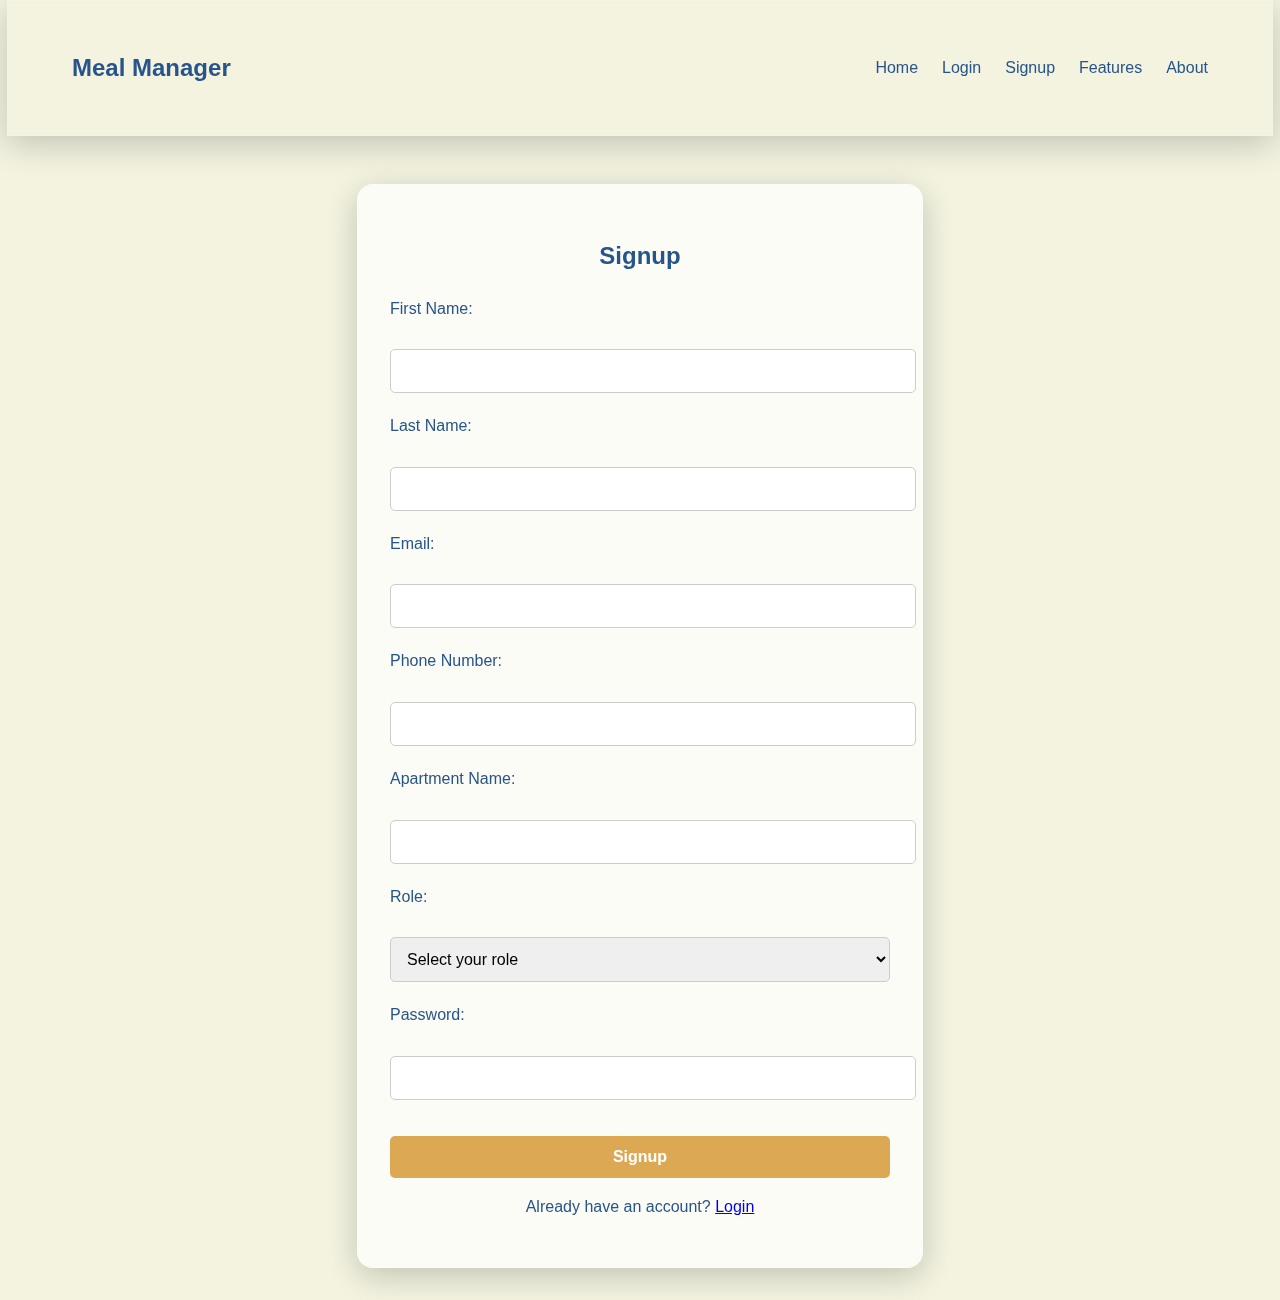
<file: signup.html>
<!DOCTYPE html>
<html lang="en">
<head>
  <meta charset="UTF-8">
  <title>Signup - Bachelor Meal System</title>
  <link rel="stylesheet" href="style.css">
</head>
<body>
  <!-- Navigation Bar -->
  <nav class="glass-card" style="background-color: var(--navbar-color);">
    <div class="nav-container">
      <a href="index.html" class="nav-logo">Meal Manager</a>
      <div class="nav-links">
        <a href="index.html">Home</a>
        <a href="login.html">Login</a>
        <a href="signup.html">Signup</a>
        <a href="index.html#features">Features</a>
        <a href="index.html#about">About</a>
      </div>
    </div>
  </nav>

  <main class="center-container">
    <section class="glass-card centered-form">
      <h2>Signup</h2>
      <form action="process_signup.php" method="post">
        <label for="firstname">First Name:</label>
        <input type="text" name="firstname" id="firstname" required>

        <label for="lastname">Last Name:</label>
        <input type="text" name="lastname" id="lastname" required>

        <label for="email">Email:</label>
        <input type="email" name="email" id="email" required>

        <label for="phone">Phone Number:</label>
        <input type="tel" name="phone" id="phone" required>

        <label for="apartment">Apartment Name:</label>
        <input type="text" name="apartment" id="apartment" required>

        <label for="role">Role:</label>
        <select name="role" id="role" required>
          <option value="" disabled selected>Select your role</option>
          <option value="admin">Admin</option>
          <option value="member">Member</option>
        </select>

        <label for="password">Password:</label>
        <input type="password" name="password" id="password" required>

        <button type="submit">Signup</button>
      </form>
      <p>Already have an account? <a href="login.html">Login</a></p>
    </section>
  </main>
</body>
</html>
</file>
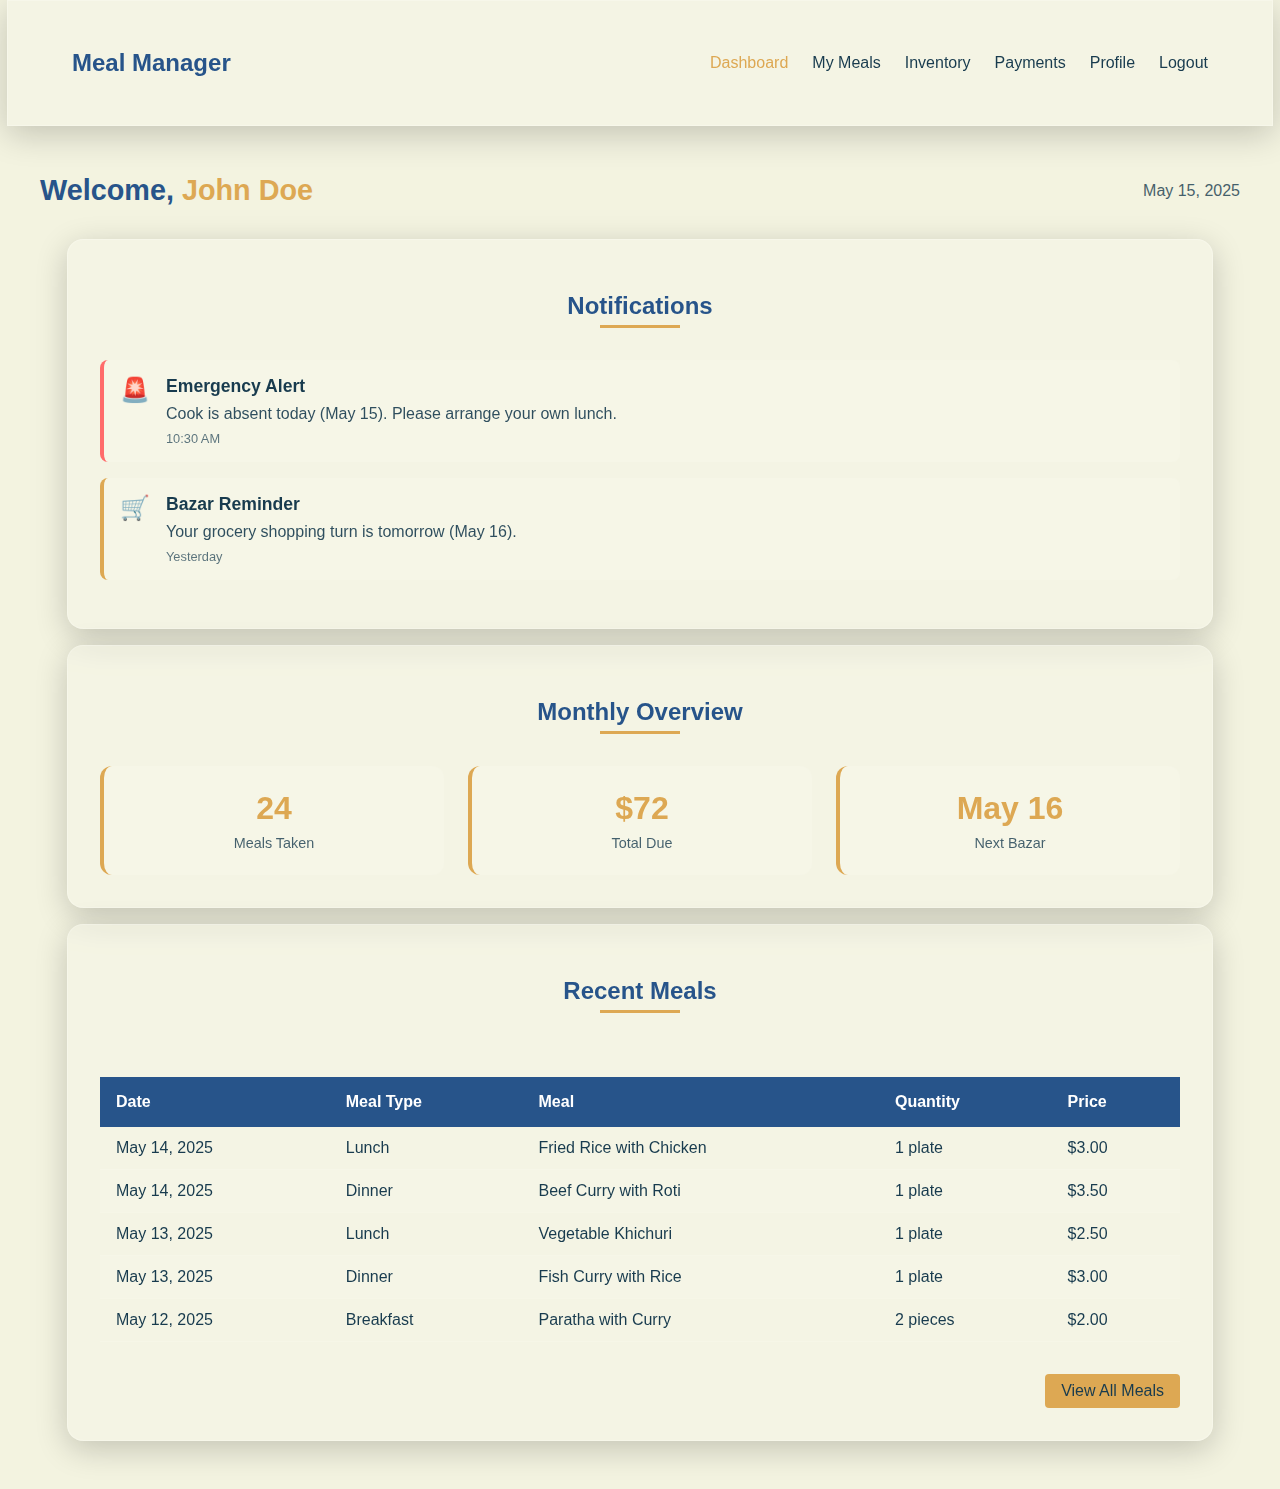
<file: user-dashboard.html>
<!DOCTYPE html>
<html lang="en">
<head>
  <meta charset="UTF-8">
  <meta name="viewport" content="width=device-width, initial-scale=1.0">
  <title>User Dashboard | Bachelor Meal System</title>
  <style>
    :root {
      --light-bg: #F3F3E0;
      --primary: #27548A;
      --dark-primary: #183B4E;
      --accent: #DDA853;
      --glass-bg: rgba(255, 255, 255, 0.15);
      --glass-border: rgba(255, 255, 255, 0.2);
    }

    body {
      font-family: 'Segoe UI', Tahoma, Geneva, Verdana, sans-serif;
      margin: 0;
      background-color: var(--light-bg);
      color: var(--dark-primary);
      display: flex;
      flex-direction: column;
      align-items: center;
      min-height: 100vh;
    }

    /* Navigation Bar */
    nav.glass-card {
      width: 100%;
      border-radius: 0;
      margin-top: 0;
      position: sticky;
      top: 0;
      z-index: 100;
    }

    .nav-container {
      display: flex;
      justify-content: space-between;
      align-items: center;
      padding: 1rem 2rem;
      max-width: 1200px;
      margin: 0 auto;
    }

    .nav-logo {
      font-weight: bold;
      font-size: 1.5rem;
      text-decoration: none;
      color: var(--primary);
    }

    .nav-links {
      display: flex;
      gap: 1.5rem;
    }

    .nav-links a {
      text-decoration: none;
      color: var(--dark-primary);
      font-weight: 500;
      transition: color 0.3s;
    }

    .nav-links a:hover, .nav-links a.active {
      color: var(--accent);
      text-decoration: none;
    }

    /* Glass Card */
    .glass-card {
      background: var(--glass-bg);
      border: 1px solid var(--glass-border);
      border-radius: 1rem;
      padding: 2rem;
      backdrop-filter: blur(10px);
      box-shadow: 0 8px 32px 0 rgba(0, 0, 0, 0.2);
      width: 90%;
      max-width: 1200px;
      margin: 1rem auto;
    }

    /* Dashboard Container */
    .dashboard-container {
      width: 100%;
      max-width: 1200px;
      margin: 2rem auto;
      padding: 0 1rem;
    }

    /* Dashboard Header */
    .dashboard-header {
      display: flex;
      justify-content: space-between;
      align-items: center;
      margin-bottom: 2rem;
    }

    .dashboard-header h1 {
      margin: 0;
      font-size: 1.8rem;
      color: var(--primary);
    }

    .user-name {
      color: var(--accent);
    }

    .current-date {
      font-size: 1rem;
      color: var(--dark-primary);
      opacity: 0.8;
    }

    /* Section Headings */
    .section-heading {
      text-align: center;
      margin-bottom: 2rem;
      color: var(--primary);
      font-size: 1.5rem;
      position: relative;
      padding-bottom: 0.5rem;
    }

    .section-heading::after {
      content: '';
      position: absolute;
      bottom: 0;
      left: 50%;
      transform: translateX(-50%);
      width: 80px;
      height: 3px;
      background: var(--accent);
    }

    /* Notifications Section */
    .notification {
      display: flex;
      gap: 1rem;
      padding: 1rem;
      border-radius: 0.5rem;
      margin-bottom: 1rem;
      background: rgba(255, 255, 255, 0.1);
    }

    .notification.emergency {
      border-left: 4px solid #ff6b6b;
    }

    .notification.reminder {
      border-left: 4px solid var(--accent);
    }

    .notification-icon {
      font-size: 1.5rem;
    }

    .notification-content {
      flex: 1;
    }

    .notification-content h3 {
      margin: 0 0 0.5rem 0;
      font-size: 1.1rem;
    }

    .notification-content p {
      margin: 0;
      opacity: 0.9;
    }

    .notification-time {
      font-size: 0.8rem;
      opacity: 0.7;
      margin-top: 0.5rem;
    }

    /* Stats Overview */
    .stats-grid {
      display: grid;
      grid-template-columns: repeat(auto-fit, minmax(200px, 1fr));
      gap: 1.5rem;
    }

    .stat-card {
      background: rgba(255, 255, 255, 0.1);
      padding: 1.5rem;
      border-radius: 0.75rem;
      text-align: center;
      border-left: 4px solid var(--accent);
    }

    .stat-value {
      font-size: 2rem;
      font-weight: bold;
      color: var(--accent);
      margin-bottom: 0.5rem;
    }

    .stat-label {
      font-size: 0.9rem;
      opacity: 0.8;
    }

    /* Recent Meals Section */
    .recent-meals-section {
      display: flex;
      flex-direction: column;
      gap: 1rem;
    }

    .meals-table {
      width: 100%;
      border-collapse: collapse;
      margin-top: 1rem;
    }

    .meals-table th {
      background-color: var(--primary);
      color: white;
      padding: 1rem;
      text-align: left;
    }

    .meals-table td {
      padding: 0.75rem 1rem;
      border-bottom: 1px solid rgba(255, 255, 255, 0.1);
    }

    .meals-table tr:nth-child(even) {
      background-color: rgba(255, 255, 255, 0.05);
    }

    .meals-table tr:hover {
      background-color: rgba(255, 255, 255, 0.1);
    }

    .view-all-container {
      display: flex;
      justify-content: flex-end;
      margin-top: 1rem;
    }

    .view-all-button {
      display: inline-block;
      padding: 0.5rem 1rem;
      background-color: var(--accent);
      color: var(--dark-primary);
      border-radius: 4px;
      text-decoration: none;
      font-weight: 500;
      transition: background-color 0.3s;
    }

    .view-all-button:hover {
      background-color: #c49344;
    }

    /* Responsive Design */
    @media (max-width: 768px) {
      .nav-container {
        flex-direction: column;
        padding: 1rem;
      }

      .nav-links {
        margin-top: 1rem;
        flex-wrap: wrap;
        justify-content: center;
      }

      .dashboard-header {
        flex-direction: column;
        align-items: flex-start;
        gap: 0.5rem;
      }

      .stats-grid {
        grid-template-columns: 1fr 1fr;
      }

      .meals-table {
        font-size: 0.9rem;
      }
      
      .meals-table th, 
      .meals-table td {
        padding: 0.5rem;
      }
    }

    @media (max-width: 480px) {
      .stats-grid {
        grid-template-columns: 1fr;
      }

      .meals-table {
        display: block;
        overflow-x: auto;
      }

      .section-heading {
        font-size: 1.3rem;
      }
    }
  </style>
</head>
<body>
  <!-- Navigation Bar -->
  <nav class="glass-card">
    <div class="nav-container">
      <a href="index.html" class="nav-logo">Meal Manager</a>
      <div class="nav-links">
        <a href="user-dashboard.html" class="active">Dashboard</a>
        <a href="meals.html">My Meals</a>
        <a href="inventory.html">Inventory</a>
        <a href="payments.html">Payments</a>
        <a href="profile.html">Profile</a>
        <a href="logout.html">Logout</a>
      </div>
    </div>
  </nav>

  <main class="dashboard-container">
    <!-- Dashboard Header -->
    <header class="dashboard-header">
      <h1>Welcome, <span class="user-name">John Doe</span></h1>
      <div class="current-date">May 15, 2025</div>
    </header>

    <!-- Notifications Section -->
    <section class="glass-card notifications-section">
      <h2 class="section-heading">Notifications</h2>
      <div class="notification emergency">
        <div class="notification-icon">🚨</div>
        <div class="notification-content">
          <h3>Emergency Alert</h3>
          <p>Cook is absent today (May 15). Please arrange your own lunch.</p>
          <div class="notification-time">10:30 AM</div>
        </div>
      </div>
      <div class="notification reminder">
        <div class="notification-icon">🛒</div>
        <div class="notification-content">
          <h3>Bazar Reminder</h3>
          <p>Your grocery shopping turn is tomorrow (May 16).</p>
          <div class="notification-time">Yesterday</div>
        </div>
      </div>
    </section>

    <!-- Stats Overview -->
    <section class="glass-card stats-section">
      <h2 class="section-heading">Monthly Overview</h2>
      <div class="stats-grid">
        <div class="stat-card">
          <div class="stat-value">24</div>
          <div class="stat-label">Meals Taken</div>
        </div>
        <div class="stat-card">
          <div class="stat-value">$72</div>
          <div class="stat-label">Total Due</div>
        </div>

        <div class="stat-card">
          <div class="stat-value">May 16</div>
          <div class="stat-label">Next Bazar</div>
        </div>
      </div>
    </section>

    <!-- Recent Meals Section -->
    <section class="glass-card recent-meals-section">
      <h2 class="section-heading">Recent Meals</h2>
      <table class="meals-table">
        <thead>
          <tr>
            <th>Date</th>
            <th>Meal Type</th>
            <th>Meal</th>
            <th>Quantity</th>
            <th>Price</th>
          </tr>
        </thead>
        <tbody>
          <tr>
            <td>May 14, 2025</td>
            <td><span class="meal-type">Lunch</span></td>
            <td>Fried Rice with Chicken</td>
            <td>1 plate</td>
            <td>$3.00</td>
          </tr>
          <tr>
            <td>May 14, 2025</td>
            <td><span class="meal-type">Dinner</span></td>
            <td>Beef Curry with Roti</td>
            <td>1 plate</td>
            <td>$3.50</td>
          </tr>
          <tr>
            <td>May 13, 2025</td>
            <td><span class="meal-type">Lunch</span></td>
            <td>Vegetable Khichuri</td>
            <td>1 plate</td>
            <td>$2.50</td>
          </tr>
          <tr>
            <td>May 13, 2025</td>
            <td><span class="meal-type">Dinner</span></td>
            <td>Fish Curry with Rice</td>
            <td>1 plate</td>
            <td>$3.00</td>
          </tr>
          <tr>
            <td>May 12, 2025</td>
            <td><span class="meal-type">Breakfast</span></td>
            <td>Paratha with Curry</td>
            <td>2 pieces</td>
            <td>$2.00</td>
          </tr>
        </tbody>
      </table>
      <div class="view-all-container">
        <a href="meals.html" class="view-all-button">View All Meals</a>
      </div>
    </section>
  </main>
</body>
</html>
</file>
<file: style.css>
:root {
    --light-bg: #F3F3E0;
    --primary: #27548a;
    --dark-primary: #27548a;
    --accent: #DDA853;
    --glass-bg: rgba(255, 255, 255, 0.7);
    --glass-border: rgba(255, 255, 255, 0.18);
    --error: #ff6b6b;
    --success: #51cf66;
    --warning: #ffd43b;
    --text: #2B3674;
    --text-light: #666666;
    --border: #cccccc;
}

/* Base Styles */
body {
    margin: 0;
    font-family: 'Segoe UI', Tahoma, Geneva, Verdana, sans-serif;
    background-color: var(--light-bg);
    color: var(--dark-primary);
    display: flex;
    flex-direction: column;
    align-items: center;
    min-height: 100vh;
    line-height: 1.6;
}

/* Navigation */
nav.glass-card {
    width: 100%;
    border-radius: 0;
    margin-top: 0;
    position: sticky;
    top: 0;
    z-index: 100;
}

.nav-container {
    display: flex;
    justify-content: space-between;
    align-items: center;
    padding: 1rem 2rem;
    max-width: 1200px;
    margin: 0 auto;
}

.nav-logo {
    font-weight: bold;
    font-size: 1.5rem;
    text-decoration: none;
    color: var(--primary);
}

.nav-links {
    display: flex;
    gap: 1.5rem;
}

.nav-links a {
    text-decoration: none;
    color: var(--dark-primary);
    font-weight: 500;
    transition: color 0.3s;
}

.nav-links a:hover {
    color: var(--accent);
}

/* Glass Card */
.glass-card {
    background: var(--glass-bg);
    border: 1px solid var(--glass-border);
    border-radius: 1rem;
    padding: 2rem;
    backdrop-filter: blur(10px);
    box-shadow: 0 8px 32px 0 rgba(0, 0, 0, 0.2);
    width: 90%;
    max-width: 1200px;
    margin: 1rem auto;
}

/* Hero Section */
.hero-section {
    text-align: center;
    padding: 4rem 2rem;
    margin: 1rem auto 2rem auto;
}

.hero-content {
    max-width: 800px;
    margin: 0 auto;
}

.hero-section h1 {
    font-size: 2.5rem;
    color: var(--primary);
    margin-bottom: 1.5rem;
    line-height: 1.2;
}

.hero-subtitle {
    font-size: 1.25rem;
    color: var(--dark-primary);
    margin-bottom: 2rem;
    max-width: 700px;
    margin-left: auto;
    margin-right: auto;
}

.hero-buttons {
    display: flex;
    justify-content: center;
    gap: 1.5rem;
    margin-top: 2rem;
}

/* Section Headings */
.section-heading {
    text-align: center;
    margin-bottom: 2rem;
    color: var(--primary);
    font-size: 2rem;
    position: relative;
    padding-bottom: 0.5rem;
}

.section-heading::after {
    content: '';
    position: absolute;
    bottom: 0;
    left: 50%;
    transform: translateX(-50%);
    width: 80px;
    height: 3px;
    background: var(--accent);
}

/* Features Section */
.features-list {
    display: grid;
    grid-template-columns: repeat(auto-fit, minmax(300px, 1fr));
    gap: 2rem;
    max-width: 1000px;
    margin: 0 auto;
}

.feature-item {
    background: rgba(255, 255, 255, 0.1);
    padding: 1.5rem;
    border-radius: 0.75rem;
    border-left: 4px solid var(--accent);
    transition: transform 0.3s ease;
}

.feature-item:hover {
    transform: translateY(-5px);
}

.feature-item h3 {
    color: var(--accent);
    margin-top: 0;
    margin-bottom: 0.75rem;
    font-size: 1.25rem;
}

.feature-item p {
    margin: 0;
    color: var(--dark-primary);
}

/* About Section */
.about-content {
    max-width: 800px;
    margin: 0 auto;
    text-align: center;
}

.about-content p {
    margin-bottom: 1.5rem;
}

/* Centered Forms */
.center-container {
    display: flex;
    justify-content: center;
    align-items: center;
    width: 100%;
    flex-grow: 1;
    padding: 2rem 0;
}

.centered-form {
    width: 100%;
    max-width: 500px;
    margin: 0 auto;
    text-align: center;
}

.centered-form form {
    display: flex;
    flex-direction: column;
    gap: 1.25rem;
}

.centered-form label {
    display: block;
    text-align: left;
    margin-bottom: 0.5rem;
    font-weight: 500;
    color: var(--dark-primary);
}

.centered-form input,
.centered-form select,
.centered-form button {
    width: 100%;
    padding: 0.75rem;
    border: 1px solid #ccc;
    border-radius: 5px;
    font-size: 1rem;
}

.centered-form button {
    background-color: var(--accent);
    color: white;
    border: none;
    cursor: pointer;
    transition: background-color 0.3s;
    margin-top: 1rem;
    font-weight: 600;
}

.centered-form button:hover {
    background-color: #c49344;
}

/* Buttons */
.button {
    display: inline-block;
    padding: 0.75rem 1.5rem;
    border-radius: 25px;
    text-decoration: none;
    color: white;
    background-color: var(--primary);
    transition: all 0.3s ease;
    font-weight: 500;
    border: none;
    cursor: pointer;
}

/* Reminder Button Styles */
.btn-remind {
    padding: 0.6rem 1.4rem;
    border-radius: 25px;
    font-weight: 600;
    font-size: 0.9rem;
    cursor: pointer;
    transition: all 0.3s ease;
    background: linear-gradient(145deg, rgba(255, 165, 0, 0.1), rgba(255, 165, 0, 0.2));
    color: #ffa500;
    border: 2px solid #ffa500;
}

.btn-remind:hover {
    background: #ffa500;
    color: white;
    transform: translateY(-2px);
    box-shadow: 0 4px 12px rgba(255, 165, 0, 0.2);
}

.button:hover {
    background-color: var(--dark-primary);
    transform: translateY(-2px);
}

/* Responsive Design */
@media (max-width: 768px) {
    .nav-container {
        flex-direction: column;
        padding: 1rem;
    }

    .nav-links {
        margin-top: 1rem;
        flex-wrap: wrap;
        justify-content: center;
    }

    .hero-section {
        padding: 3rem 1.5rem;
    }

    .hero-section h1 {
        font-size: 2rem;
    }

    .hero-subtitle {
        font-size: 1.1rem;
        padding: 0 1rem;
    }

    .features-list {
        grid-template-columns: 1fr;
    }

    .section-heading {
        font-size: 1.75rem;
    }

    .glass-card {
        padding: 1.5rem;
    }

    .hero-buttons {
        flex-direction: column;
        align-items: center;
        gap: 1rem;
    }
}

@media (max-width: 480px) {
    .section-heading {
        font-size: 1.5rem;
    }
    
    .hero-section h1 {
        font-size: 1.8rem;
    }

    .feature-item h3 {
        font-size: 1.1rem;
    }
    
    .centered-form {
        padding: 1rem;
    }
}

/* Dashboard Specific Styles */
.dashboard-container {
    width: 100%;
    max-width: 1200px;
    margin: 2rem auto;
    padding: 0 1rem;
}

.dashboard-header {
    display: flex;
    justify-content: space-between;
    align-items: center;
    margin-bottom: 2rem;
}

.dashboard-header h1 {
    color: var(--primary);
    margin: 0;
}

.current-date {
    color: var(--dark-primary);
    font-weight: 500;
}

/* Notifications */
.notifications-section {
    margin-bottom: 2rem;
}

.notification {
    display: flex;
    gap: 1rem;
    padding: 1rem;
    border-radius: 0.5rem;
    margin-bottom: 1rem;
    background: rgba(255, 255, 255, 0.2);
}

.notification.emergency {
    border-left: 4px solid #ff6b6b;
}

.notification.reminder {
    border-left: 4px solid #51cf66;
}

.notification-icon {
    font-size: 1.5rem;
}

.notification-content {
    flex: 1;
}

.notification h3 {
    margin: 0 0 0.5rem 0;
    color: var(--dark-primary);
}

.notification p {
    margin: 0;
    color: var(--dark-primary);
}

.notification-time {
    font-size: 0.8rem;
    color: #666;
    margin-top: 0.5rem;
}

/* Stats Grid */
.stats-grid {
    display: grid;
    grid-template-columns: repeat(auto-fit, minmax(200px, 1fr));
    gap: 1.5rem;
}

.stat-card {
    background: rgba(255, 255, 255, 0.2);
    border-radius: 0.75rem;
    padding: 1.5rem;
    text-align: center;
}

.stat-value {
    font-size: 2rem;
    font-weight: bold;
    color: var(--accent);
    margin-bottom: 0.5rem;
}

.stat-label {
    color: var(--dark-primary);
    font-weight: 500;
}

/* Inventory Table */
.inventory-table {
    width: 100%;
    border-collapse: collapse;
}

.inventory-table th {
    background: rgba(255, 255, 255, 0.3);
    text-align: left;
    padding: 1rem;
}

.inventory-table td {
    padding: 0.75rem 1rem;
    border-bottom: 1px solid rgba(255, 255, 255, 0.1);
}

/* Rating Section */
.meals-to-rate {
    display: grid;
    gap: 1.5rem;
}

.meal-card {
    display: flex;
    justify-content: space-between;
    align-items: center;
    padding: 1rem;
    background: rgba(255, 255, 255, 0.1);
    border-radius: 0.5rem;
}

.rating-stars {
    display: flex;
    gap: 0.5rem;
}

.rating-stars input[type="radio"] {
    display: none;
}

.rating-stars label {
    cursor: pointer;
    font-size: 1.5rem;
    color: #ccc;
    transition: color 0.2s;
}

.rating-stars input[type="radio"]:checked ~ label {
    color: #ffcc00;
}

.rating-stars label:hover,
.rating-stars input[type="radio"]:checked + label {
    color: var(--accent);
}

.submit-rating {
    margin-left: 1rem;
    padding: 0.5rem 1rem;
    background: var(--primary);
    color: white;
    border: none;
    border-radius: 0.25rem;
    cursor: pointer;
}

/* Meals Page Specific Styles */
.meals-container {
    width: 100%;
    max-width: 1200px;
    margin: 2rem auto;
    padding: 0 1rem;
}

/* Meal Scheduler Section */
.meal-scheduler {
    background: var(--glass-bg);
    border: 1px solid var(--glass-border);
    border-radius: 1rem;
    padding: 2rem;
    backdrop-filter: blur(10px);
    box-shadow: 0 8px 32px 0 rgba(0, 0, 0, 0.2);
    margin-bottom: 2rem;
}

.scheduler-form {
    display: grid;
    grid-template-columns: repeat(auto-fit, minmax(200px, 1fr));
    gap: 1.5rem;
}

.form-group {
    margin-bottom: 1rem;
}

.form-group label {
    display: block;
    margin-bottom: 0.5rem;
    font-weight: 500;
}

.form-control {
    width: 100%;
    padding: 0.75rem;
    border: 1px solid var(--glass-border);
    border-radius: 5px;
    background: rgba(255, 255, 255, 0.2);
    color: var(--text);
}

.price-display {
    font-size: 1.2rem;
    font-weight: bold;
    color: var(--accent);
    margin-top: 0.5rem;
}

.schedule-btn {
    grid-column: 1 / -1;
    padding: 0.75rem;
    background: var(--primary);
    color: white;
    border: none;
    border-radius: 5px;
    cursor: pointer;
    font-weight: 500;
    transition: background 0.3s;
}

.schedule-btn:hover {
    background: var(--dark-primary);
}

/* Meals Table */
.meals-table {
    width: 100%;
    border-collapse: collapse;
}

.meals-table th {
    background: rgba(255, 255, 255, 0.3);
    text-align: center;
    padding: 1rem;
    position: sticky;
    top: 0;
}

.meals-table td {
    padding: 1rem;
    border-bottom: 1px solid rgba(255, 255, 255, 0.1);
    vertical-align: middle;
    text-align: center;
}

.meals-table tr:hover {
    background: rgba(255, 255, 255, 0.1);
}

/* Rating System */
.rating-options {
    display: flex;
    gap: 0.2rem;
    align-items: center;
    justify-content: center;
}

.rating-options label {
    display: flex;
    align-items: center;
    justify-content: center;
    width: 26px;
    height: 26px;
    background: rgba(255, 255, 255, 0.1);
    border-radius: 50%;
    cursor: pointer;
    transition: all 0.2s;
    font-size: 0.9rem;
}

.rating-options label:hover {
    background: var(--accent);
    color: white;
}

.rating-options input[type="radio"]:checked + label {
    background: var(--accent);
    color: white;
    font-weight: bold;
}

/* Update Button */
.update-btn {
    padding: 0.5rem 1rem;
    background: var(--primary);
    color: white;
    border: none;
    border-radius: 5px;
    cursor: pointer;
    transition: background 0.3s;
}

.update-btn:hover {
    background: var(--dark-primary);
}

/* Payment Section Styles */
.payment-section {
    max-width: 600px;
    margin: 0 auto;
    padding: 2rem;
}

.payment-amount {
    margin-bottom: 2rem;
}

.payment-methods {
    display: grid;
    grid-template-columns: repeat(4, 1fr);
    gap: 1rem;
    margin-bottom: 2rem;
}

.payment-method-option {
    padding: 1rem;
    border: 2px solid var(--border);
    border-radius: 8px;
    text-align: center;
    cursor: pointer;
    transition: all 0.3s ease;
}

.payment-method-option:hover {
    border-color: var(--primary);
    background: rgba(39, 84, 138, 0.1);
}

.payment-method-option.selected {
    border-color: var(--primary);
    background: rgba(39, 84, 138, 0.1);
}

.transaction-id {
    display: none;
    margin-top: 1rem;
    margin-bottom: 2rem;
}

.transaction-id.show {
    display: block;
}

.transaction-id input {
    width: 100%;
    padding: 0.75rem;
    border: 1px solid var(--border);
    border-radius: 5px;
    font-size: 1rem;
    background: rgba(255, 255, 255, 0.9);
}

/* Payment Responsive Design */
@media (max-width: 768px) {
    .payment-methods {
        grid-template-columns: repeat(2, 1fr);
    }
}

@media (max-width: 480px) {
    .payment-methods {
        grid-template-columns: 1fr;
    }
}

/* Payment Responsive Design */
@media (max-width: 600px) {
    .payment-methods {
        grid-template-columns: 1fr;
    }
}

/* Responsive Design */
@media (max-width: 768px) {
    .meals-table {
        display: block;
        overflow-x: auto;
    }
    
    .rating-options {
        flex-wrap: wrap;
        gap: 0.1rem;
    }

    .rating-options label {
        width: 22px;
        height: 22px;
        font-size: 0.8rem;
    }

    .scheduler-form {
        grid-template-columns: 1fr;
    }
}
</file>
